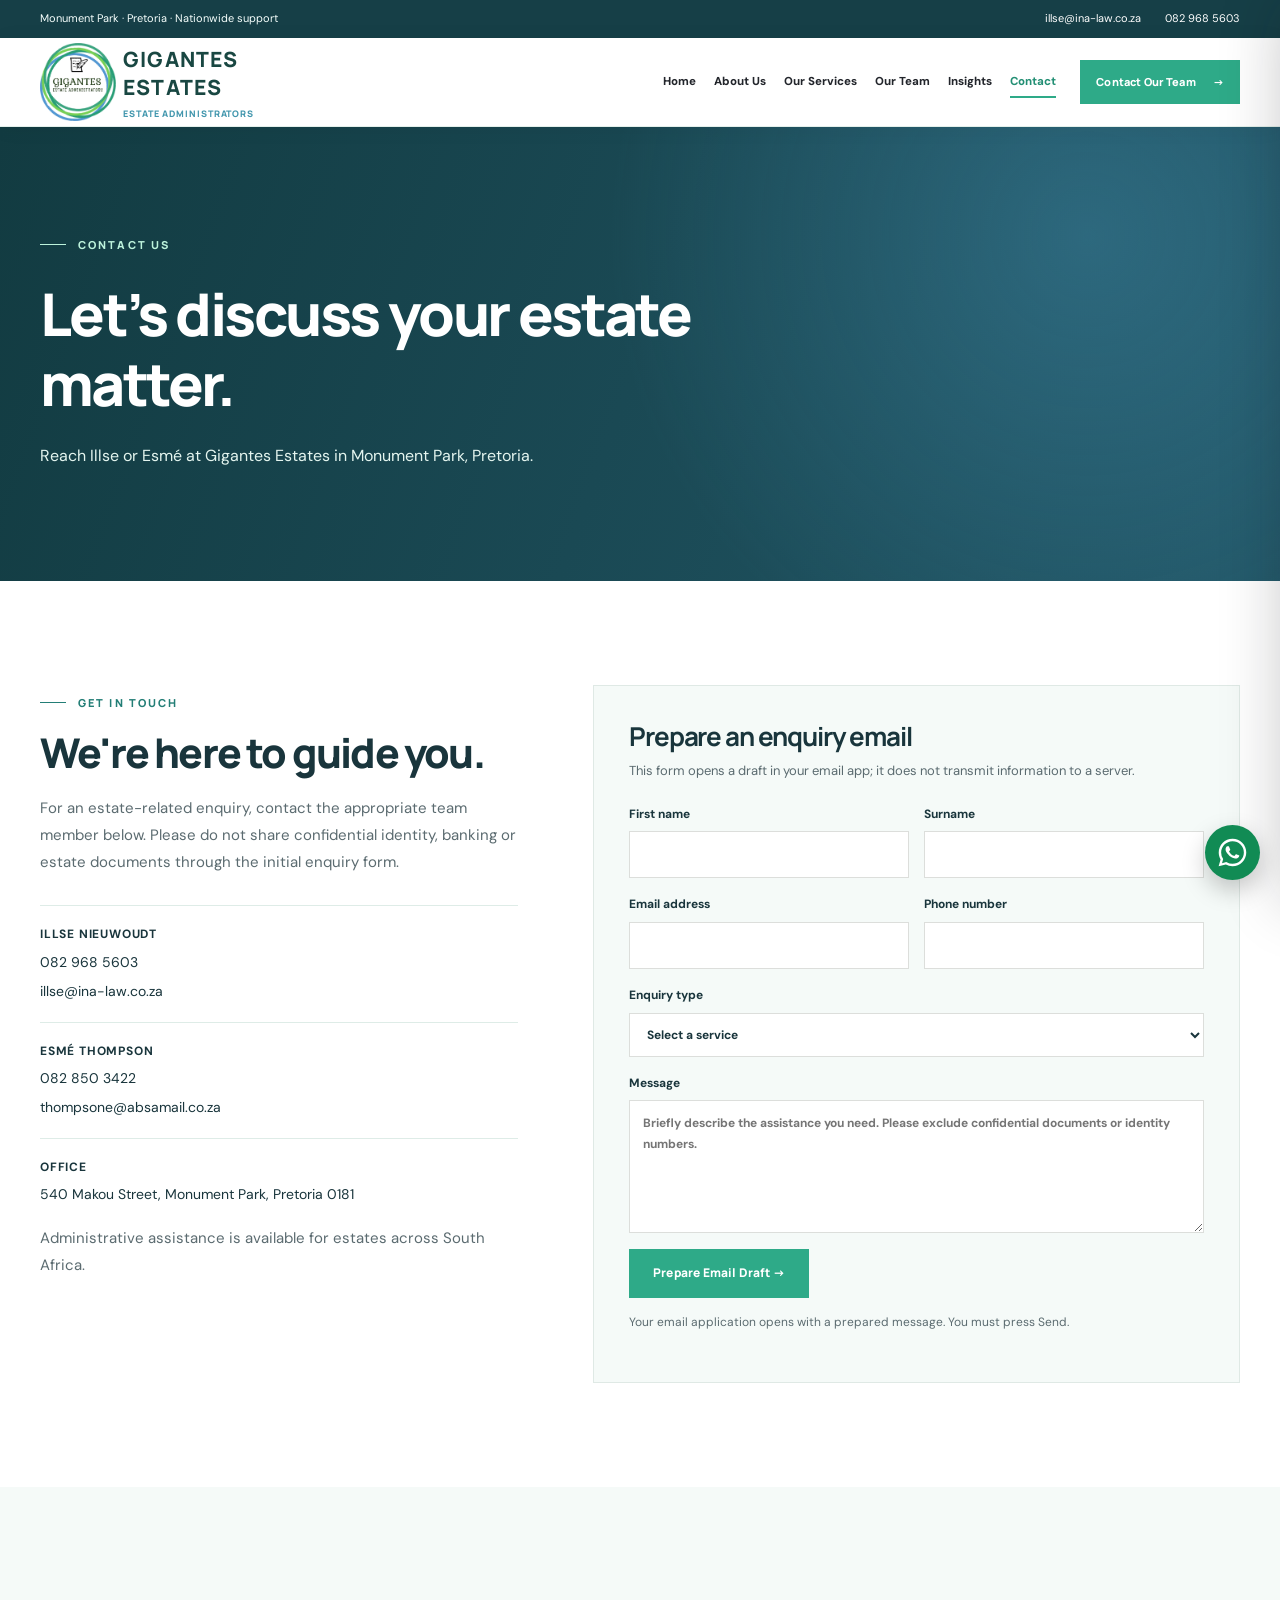
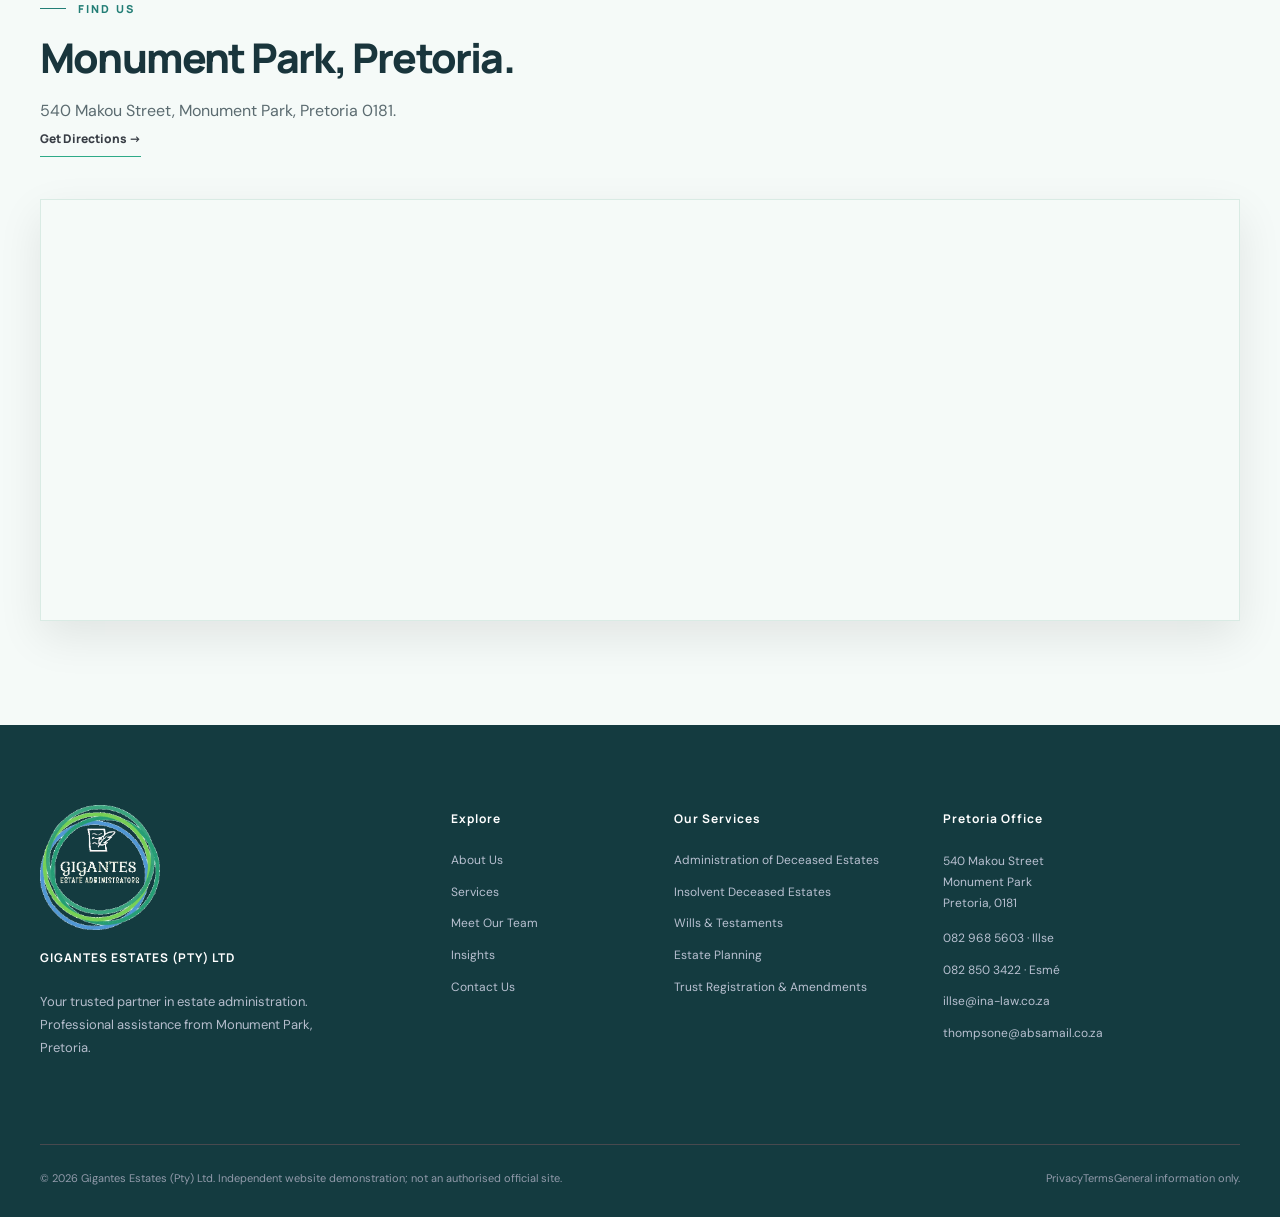
<file: contact/index.html>
<!doctype html><html lang="en-ZA"><head><meta charset="utf-8"><meta name="viewport" content="width=device-width,initial-scale=1"><meta name="theme-color" content="#143b40"><title>Contact Gigantes Estates | Monument Park, Pretoria</title><meta name="description" content="Contact Illse Nieuwoudt at 082 968 5603 or Esmé Thompson at 082 850 3422. 540 Makou Street, Monument Park, Pretoria."><meta name="robots" content="noindex,follow,max-image-preview:large"><link rel="canonical" href="https://gigantes-estates.vercel.app/contact/"><meta property="og:type" content="website"><meta property="og:site_name" content="Gigantes Estates (Pty) Ltd"><meta property="og:title" content="Contact Gigantes Estates | Monument Park, Pretoria"><meta property="og:description" content="Contact Illse Nieuwoudt at 082 968 5603 or Esmé Thompson at 082 850 3422. 540 Makou Street, Monument Park, Pretoria."><meta property="og:url" content="https://gigantes-estates.vercel.app/contact/"><meta property="og:image" content="https://gigantes-estates.vercel.app/assets/gigantes-whatsapp-preview.jpg"><meta property="og:image:secure_url" content="https://gigantes-estates.vercel.app/assets/gigantes-whatsapp-preview.jpg"><meta property="og:image:type" content="image/jpeg"><meta property="og:image:width" content="1200"><meta property="og:image:height" content="630"><meta property="og:image:alt" content="Gigantes Estate Administrators original logo beside Esmé Thompson portrait"><meta name="twitter:card" content="summary_large_image"><meta name="twitter:title" content="Contact Gigantes Estates | Monument Park, Pretoria"><meta name="twitter:description" content="Contact Illse Nieuwoudt at 082 968 5603 or Esmé Thompson at 082 850 3422. 540 Makou Street, Monument Park, Pretoria."><meta name="twitter:image" content="https://gigantes-estates.vercel.app/assets/gigantes-whatsapp-preview.jpg"><link rel="icon" href="/assets/favicon.png"><link rel="preconnect" href="https://images.pexels.com"><link rel="preconnect" href="https://fonts.googleapis.com"><link rel="preconnect" href="https://fonts.gstatic.com" crossorigin><link rel="stylesheet" href="/assets/site.css"><script defer src="/assets/site.js"></script><script type="application/ld+json">{"@context":"https://schema.org","@type":"ProfessionalService","name":"Gigantes Estates (Pty) Ltd","url":"https://gigantes-estates.vercel.app/","email":"illse@ina-law.co.za","telephone":"+27829685603","description":"Estate administration, wills, estate planning, insolvent deceased estates and trust registration support in Pretoria, South Africa.","address":{"@type":"PostalAddress","streetAddress":"540 Makou Street","addressLocality":"Monument Park, Pretoria","postalCode":"0181","addressRegion":"Gauteng","addressCountry":"ZA"},"areaServed":"South Africa","image":"https://gigantes-estates.vercel.app/assets/gigantes-logo-transparent.png"}</script></head><body><a class="skip-link" href="#main">Skip to content</a><div class="topbar"><div class="container topbar-inner"><span class="topbar-address">Monument Park · Pretoria · Nationwide support</span><div class="topbar-links"><a href="mailto:illse@ina-law.co.za">illse@ina-law.co.za</a><a href="tel:+27829685603">082 968 5603</a></div></div></div>
<header class="nav-shell"><div class="container nav-inner"><a class="brand" href="/" aria-label="Gigantes Estates home"><img src="/assets/gigantes-logo-transparent.png" alt="Gigantes Estate Administrators original multi-colour logo"><span class="brand-name"><strong>GIGANTES ESTATES</strong><small>ESTATE ADMINISTRATORS</small></span></a><nav class="nav-links" aria-label="Main navigation"><a class="nav-link " href="/" >Home</a><a class="nav-link " href="/about/" >About Us</a><a class="nav-link " href="/practice-areas/" >Our Services</a><a class="nav-link " href="/our-team/" >Our Team</a><a class="nav-link " href="/insights/" >Insights</a><a class="nav-link active" href="/contact/" aria-current=page>Contact</a></nav><a class="btn btn-gold" href="/contact/">Contact Our Team <span aria-hidden="true">→</span></a><button type="button" class="menu-open" aria-label="Open navigation" aria-expanded="false" aria-controls="mobile-panel" data-mobile-open>☰</button></div></header>
<div class="mobile-backdrop" id="mobile-backdrop"></div><nav class="mobile-panel" id="mobile-panel" aria-label="Mobile navigation" aria-hidden="true" inert><div class="mobile-head"><a href="/" class="mobile-brand company-identity" aria-label="Home"><img src="/assets/gigantes-logo-transparent.png" alt="Gigantes Estate Administrators original multi-colour logo"><span class="brand-name"><strong>GIGANTES ESTATES</strong><small>ESTATE ADMINISTRATORS</small></span></a><button type="button" data-mobile-close aria-label="Close navigation">×</button></div><div class="mobile-links"><a href="/">Home</a><a href="/about/">About Us</a><a href="/practice-areas/">Our Services</a><a href="/our-team/">Our Team</a><a href="/insights/">Insights</a><a href="/contact/">Contact</a></div><a class="btn btn-gold" href="/contact/">Contact the Team <span aria-hidden="true">→</span></a></nav><main id="main"><section class="page-hero"><div class="container"><span class="eyebrow eyebrow-light">CONTACT US</span><h1>Let’s discuss your estate matter.</h1><p>Reach Illse or Esmé at Gigantes Estates in Monument Park, Pretoria.</p></div></section><section class="section"><div class="container contact-grid"><div class="contact-copy"><span class="eyebrow">GET IN TOUCH</span><h2>We're here to guide you.</h2><p>For an estate-related enquiry, contact the appropriate team member below. Please do not share confidential identity, banking or estate documents through the initial enquiry form.</p><div class="contact-line"><div><strong>Illse Nieuwoudt</strong><a href="tel:+27829685603">082 968 5603</a><a href="mailto:illse@ina-law.co.za">illse@ina-law.co.za</a></div></div><div class="contact-line"><div><strong>Esmé Thompson</strong><a href="tel:+27828503422">082 850 3422</a><a href="mailto:thompsone@absamail.co.za">thompsone@absamail.co.za</a></div></div><div class="contact-line"><div><strong>Office</strong><span>540 Makou Street, Monument Park, Pretoria 0181</span></div></div><p>Administrative assistance is available for estates across South Africa.</p></div><div class="contact-form-shell"><h3>Prepare an enquiry email</h3><p>This form opens a draft in your email app; it does not transmit information to a server.</p><form id="contact-form" data-email="illse@ina-law.co.za"><div class="form-grid"><label>First name <input type="text" name="firstName" autocomplete="given-name" required></label><label>Surname <input type="text" name="lastName" autocomplete="family-name" required></label></div><div class="form-grid"><label>Email address <input type="email" name="email" autocomplete="email" required></label><label>Phone number <input type="tel" name="phone" autocomplete="tel"></label></div><label>Enquiry type <select name="subject" required><option value="">Select a service</option><option value="Administration of Deceased Estates">Administration of Deceased Estates</option><option value="Insolvent Deceased Estates">Insolvent Deceased Estates</option><option value="Wills &amp; Testaments">Wills &amp; Testaments</option><option value="Estate Planning">Estate Planning</option><option value="Trust Registration &amp; Amendments">Trust Registration &amp; Amendments</option><option value="General enquiry">General enquiry</option></select></label><label>Message <textarea name="message" rows="5" required placeholder="Briefly describe the assistance you need. Please exclude confidential documents or identity numbers."></textarea></label><label class="honeypot">Leave empty <input type="text" name="website" tabindex="-1" autocomplete="off"></label><button class="btn btn-gold" type="submit">Prepare Email Draft →</button><p class="form-note">Your email application opens with a prepared message. You must press Send.</p><div id="form-status" role="status" aria-live="polite"></div></form></div></div></section><section class="section cream"><div class="container"><div class="section-heading"><span class="eyebrow">FIND US</span><h2>Monument Park, Pretoria.</h2><p>540 Makou Street, Monument Park, Pretoria 0181.</p><a class="text-link" href="https://www.google.com/maps/search/?api=1&amp;query=540+Makou+Street+Monument+Park+Pretoria" target="_blank" rel="noopener">Get Directions →</a></div><div class="map-frame"><iframe loading="lazy" title="Gigantes Estates Monument Park office on Google Maps" src="https://www.google.com/maps?q=540%20Makou%20Street%2C%20Monument%20Park%2C%20Pretoria&amp;output=embed"></iframe></div></div></section></main><footer class="site-footer"><div class="container"><div class="footer-grid"><div class="footer-about"><a class="footer-logo" href="/" aria-label="Gigantes Estates homepage"><img src="/assets/gigantes-footer-logo-transparent.png" alt="Transparent Gigantes Estate Administrators logo" loading="lazy"></a><h3 class="footer-company">GIGANTES ESTATES (PTY) LTD</h3><p>Your trusted partner in estate administration. Professional assistance from Monument Park, Pretoria.</p></div><div><h3>Explore</h3><div class="footer-links"><a href="/about/">About Us</a><a href="/practice-areas/">Services</a><a href="/our-team/">Meet Our Team</a><a href="/insights/">Insights</a><a href="/contact/">Contact Us</a></div></div><div><h3>Our Services</h3><div class="footer-links"><a href="/practice-areas/#deceased-estates">Administration of Deceased Estates</a><a href="/practice-areas/#insolvent-estates">Insolvent Deceased Estates</a><a href="/practice-areas/#wills">Wills & Testaments</a><a href="/practice-areas/#estate-planning">Estate Planning</a><a href="/practice-areas/#trusts">Trust Registration & Amendments</a></div></div><div class="footer-location"><h3>Pretoria Office</h3><address>540 Makou Street<br>Monument Park<br>Pretoria, 0181</address><div class="footer-links" style="margin-top:15px"><a href="tel:+27829685603">082 968 5603 · Illse</a><a href="tel:+27828503422">082 850 3422 · Esmé</a><a href="mailto:illse@ina-law.co.za">illse@ina-law.co.za</a><a href="mailto:thompsone@absamail.co.za">thompsone@absamail.co.za</a></div></div></div><div class="footer-bottom"><span>© 2026 Gigantes Estates (Pty) Ltd. Independent website demonstration; not an authorised official site.</span><span class="footer-legal"><a href="/privacy/">Privacy</a><a href="/terms/">Terms</a><span>General information only.</span></span></div></div></footer><a class="floating-whatsapp" href="https://wa.me/27828503422?text=Hello%2C%20I%20would%20like%20to%20enquire%20about%20estate%20administration." target="_blank" rel="noopener noreferrer" title="Open WhatsApp with published mobile number" aria-label="Open WhatsApp enquiry to the published mobile number; WhatsApp registration unverified"><svg viewBox="0 0 32 32" aria-hidden="true" xmlns="http://www.w3.org/2000/svg"><path fill="currentColor" d="M16 .8C7.61.8.8 7.59.8 15.98c0 2.69.7 5.31 2.03 7.62L.7 31.3l7.91-2.08a15.15 15.15 0 0 0 7.37 1.88h.01c8.38 0 15.2-6.82 15.2-15.2 0-4.06-1.58-7.88-4.46-10.76A15.07 15.07 0 0 0 16 .8Zm0 27.73a12.54 12.54 0 0 1-6.39-1.75l-.46-.27-4.7 1.23 1.25-4.58-.3-.47a12.5 12.5 0 0 1-1.93-6.7C3.47 9.08 9.08 3.47 16 3.47a12.45 12.45 0 0 1 8.87 3.68 12.48 12.48 0 0 1 3.67 8.86c0 6.91-5.62 12.52-12.54 12.52Zm6.88-9.38c-.38-.19-2.23-1.1-2.58-1.23-.34-.13-.59-.19-.84.19s-.96 1.23-1.18 1.49-.44.29-.82.1a10.32 10.32 0 0 1-3.04-1.88 11.39 11.39 0 0 1-2.1-2.61c-.22-.38-.02-.58.16-.77.17-.17.38-.44.57-.66s.25-.38.38-.63.06-.47-.03-.66c-.1-.19-.85-2.04-1.16-2.8-.3-.74-.61-.64-.84-.65l-.71-.01c-.25 0-.66.1-1.01.47-.34.38-1.32 1.29-1.32 3.13s1.35 3.62 1.53 3.87a14.37 14.37 0 0 0 5.51 4.89c1.03.45 1.84.72 2.48.93 1.04.33 1.98.29 2.72.18.83-.13 2.23-.91 2.55-1.79.31-.88.31-1.64.22-1.8-.09-.16-.34-.25-.72-.44Z"/></svg><span class="whatsapp-tooltip" aria-hidden="true">WhatsApp Us</span></a><button type="button" class="scroll-top" title="Back to top" aria-label="Back to top">↑</button></body></html>
</file>
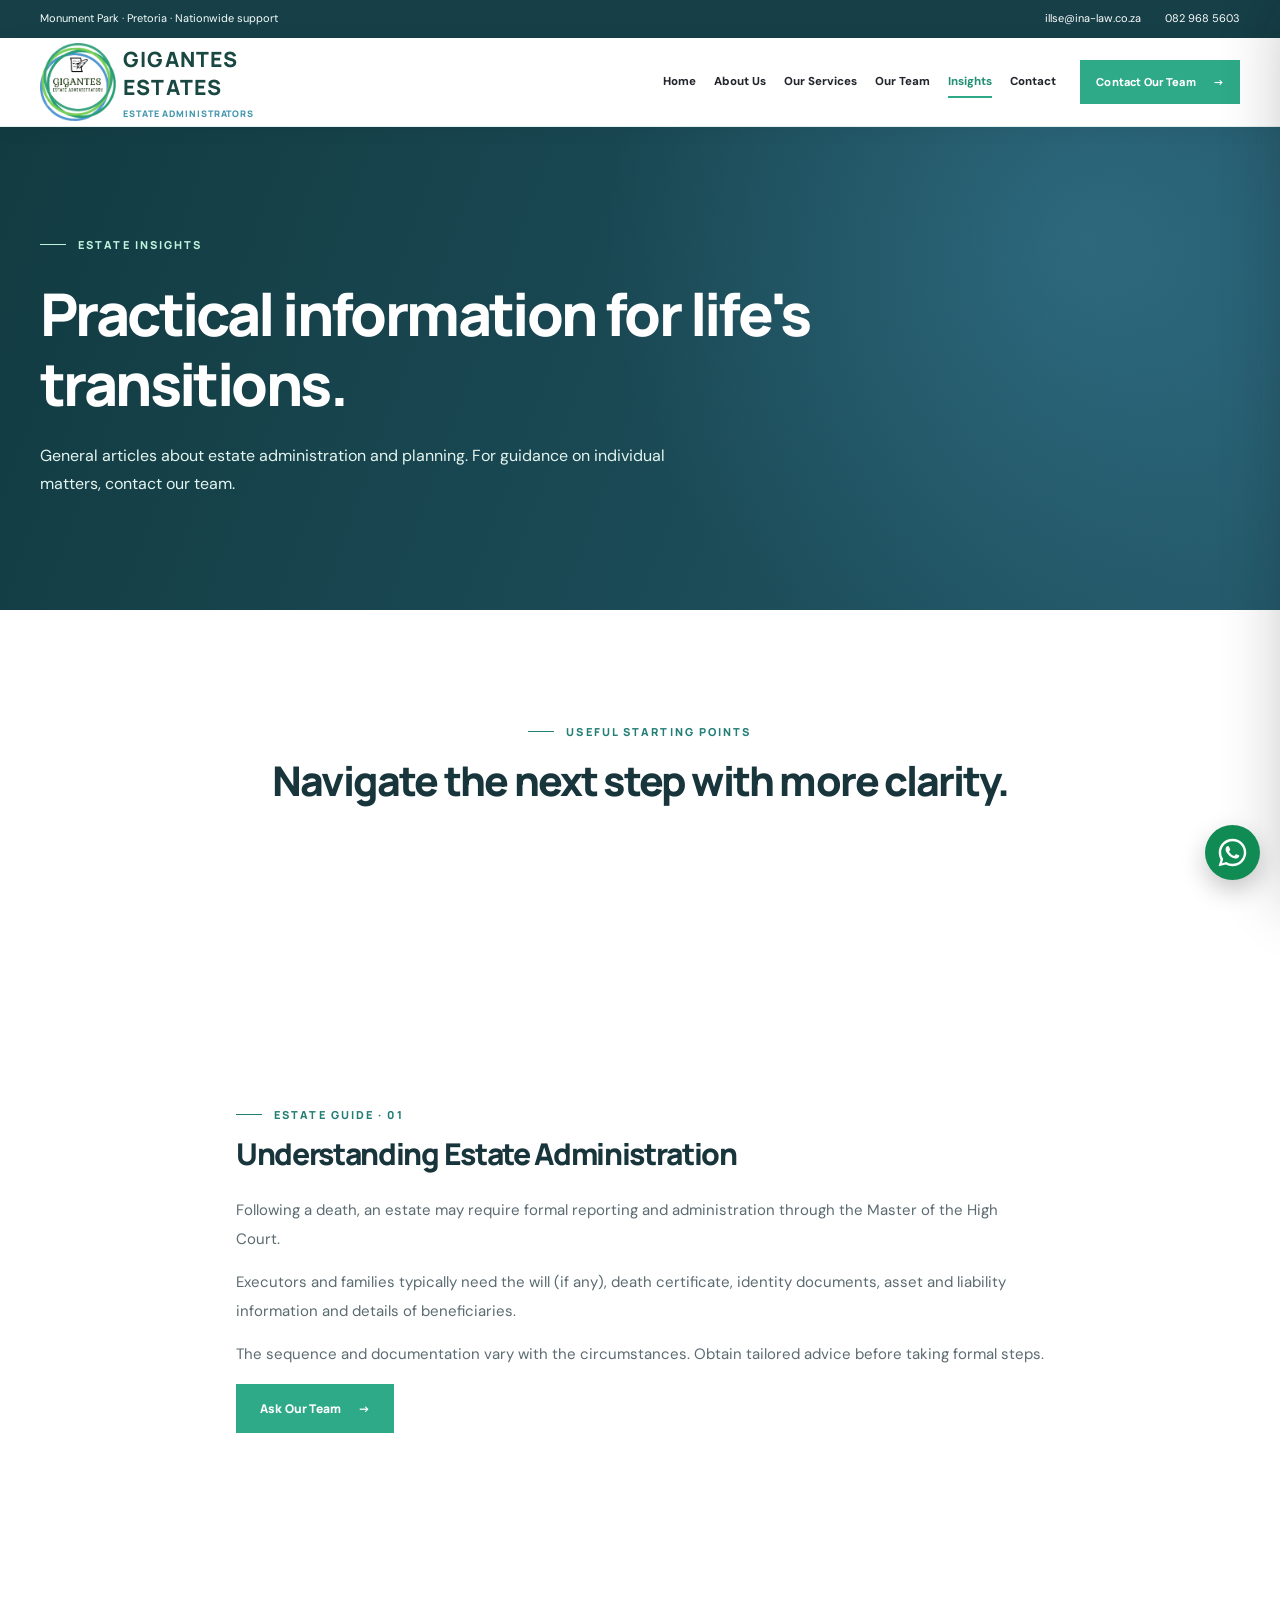
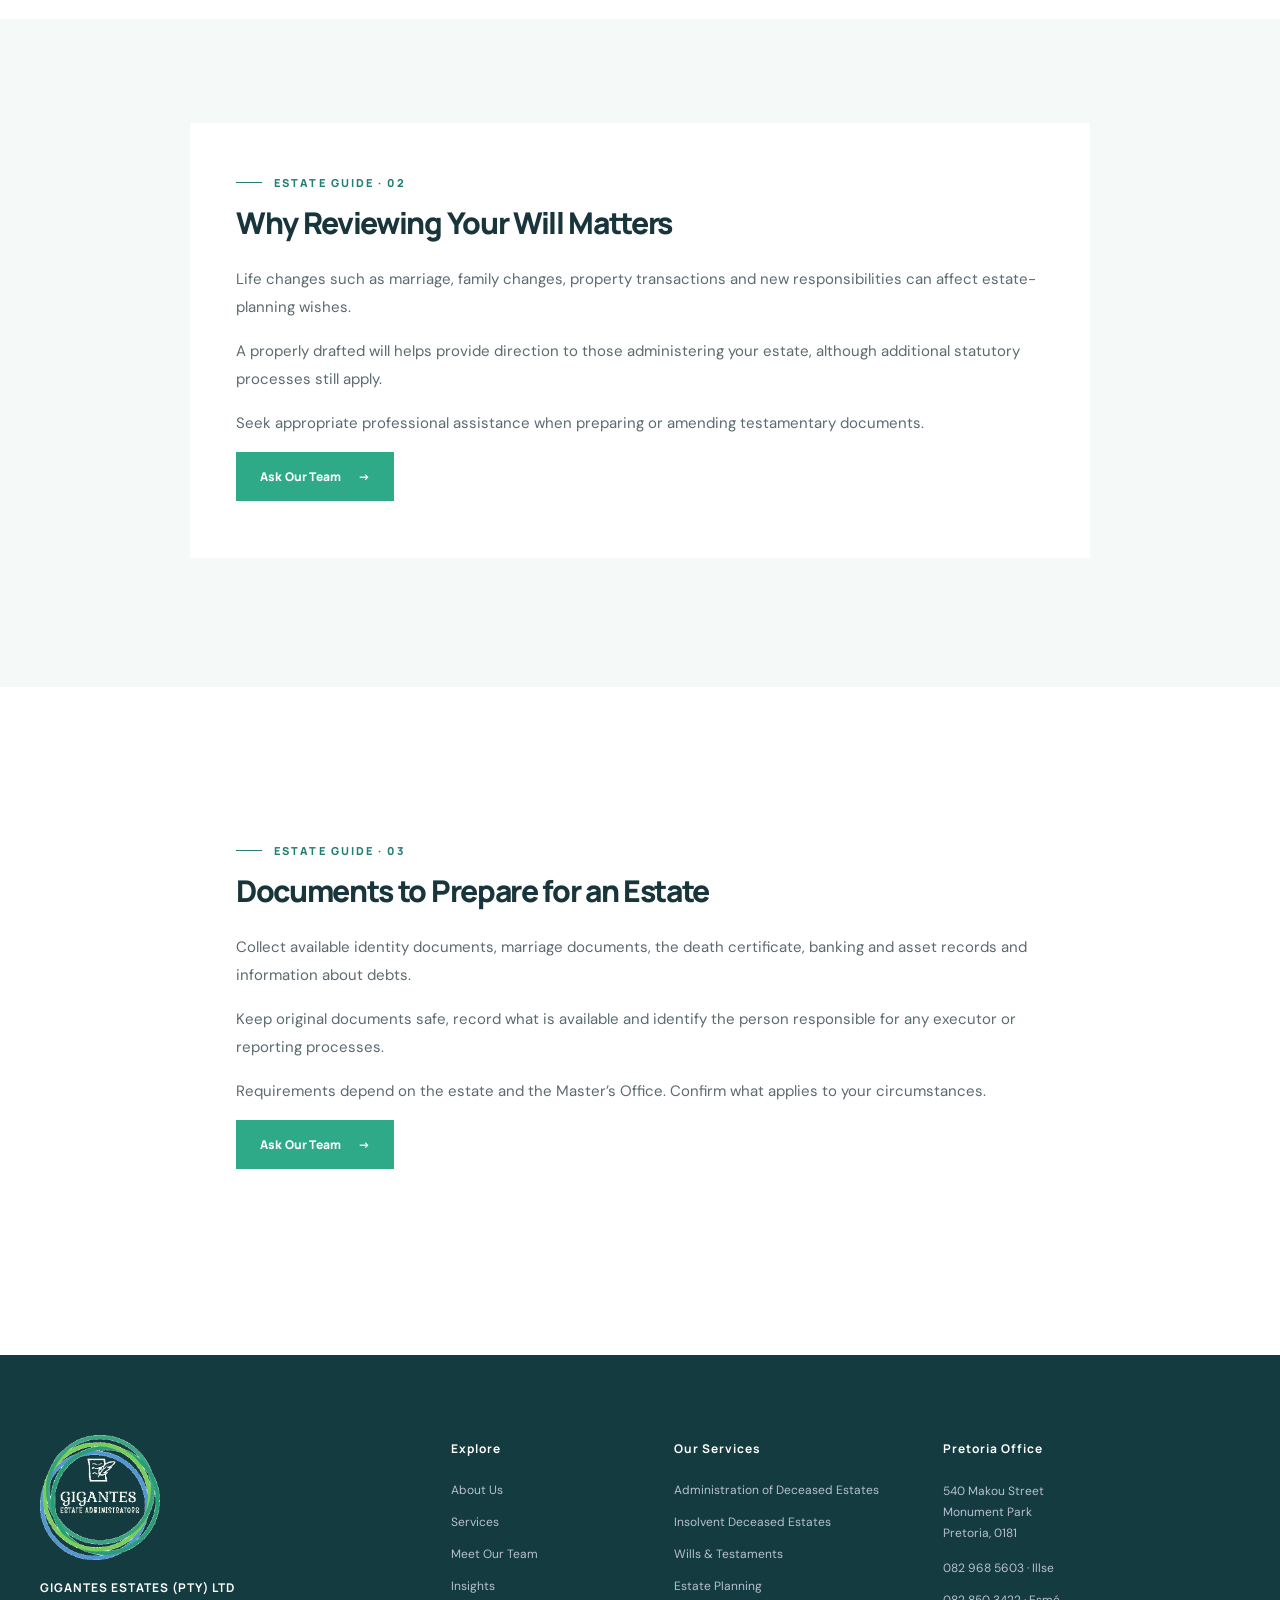
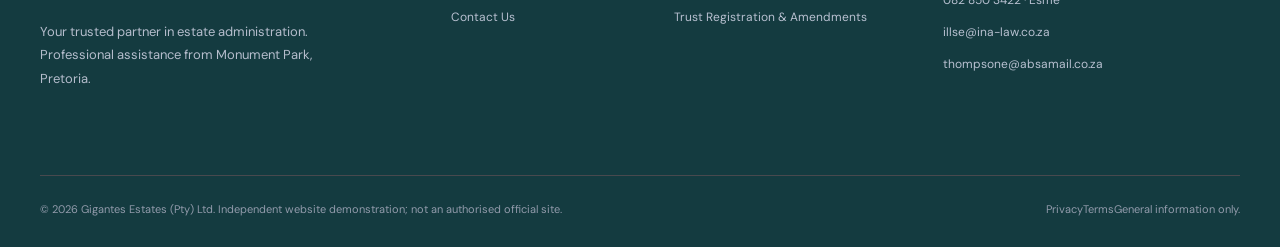
<file: insights/index.html>
<!doctype html><html lang="en-ZA"><head><meta charset="utf-8"><meta name="viewport" content="width=device-width,initial-scale=1"><meta name="theme-color" content="#143b40"><title>Estate Insights &amp; Guides | Gigantes Estates Pretoria</title><meta name="description" content="General estate-administration guides covering the estate process, will reviews and key documents to prepare."><meta name="robots" content="noindex,follow,max-image-preview:large"><link rel="canonical" href="https://gigantes-estates.vercel.app/insights/"><meta property="og:type" content="website"><meta property="og:site_name" content="Gigantes Estates (Pty) Ltd"><meta property="og:title" content="Estate Insights &amp; Guides | Gigantes Estates Pretoria"><meta property="og:description" content="General estate-administration guides covering the estate process, will reviews and key documents to prepare."><meta property="og:url" content="https://gigantes-estates.vercel.app/insights/"><meta property="og:image" content="https://gigantes-estates.vercel.app/assets/gigantes-whatsapp-preview.jpg"><meta property="og:image:secure_url" content="https://gigantes-estates.vercel.app/assets/gigantes-whatsapp-preview.jpg"><meta property="og:image:type" content="image/jpeg"><meta property="og:image:width" content="1200"><meta property="og:image:height" content="630"><meta property="og:image:alt" content="Gigantes Estate Administrators original logo beside Esmé Thompson portrait"><meta name="twitter:card" content="summary_large_image"><meta name="twitter:title" content="Estate Insights &amp; Guides | Gigantes Estates Pretoria"><meta name="twitter:description" content="General estate-administration guides covering the estate process, will reviews and key documents to prepare."><meta name="twitter:image" content="https://gigantes-estates.vercel.app/assets/gigantes-whatsapp-preview.jpg"><link rel="icon" href="/assets/favicon.png"><link rel="preconnect" href="https://images.pexels.com"><link rel="preconnect" href="https://fonts.googleapis.com"><link rel="preconnect" href="https://fonts.gstatic.com" crossorigin><link rel="stylesheet" href="/assets/site.css"><script defer src="/assets/site.js"></script><script type="application/ld+json">{"@context":"https://schema.org","@type":"ProfessionalService","name":"Gigantes Estates (Pty) Ltd","url":"https://gigantes-estates.vercel.app/","email":"illse@ina-law.co.za","telephone":"+27829685603","description":"Estate administration, wills, estate planning, insolvent deceased estates and trust registration support in Pretoria, South Africa.","address":{"@type":"PostalAddress","streetAddress":"540 Makou Street","addressLocality":"Monument Park, Pretoria","postalCode":"0181","addressRegion":"Gauteng","addressCountry":"ZA"},"areaServed":"South Africa","image":"https://gigantes-estates.vercel.app/assets/gigantes-logo-transparent.png"}</script></head><body><a class="skip-link" href="#main">Skip to content</a><div class="topbar"><div class="container topbar-inner"><span class="topbar-address">Monument Park · Pretoria · Nationwide support</span><div class="topbar-links"><a href="mailto:illse@ina-law.co.za">illse@ina-law.co.za</a><a href="tel:+27829685603">082 968 5603</a></div></div></div>
<header class="nav-shell"><div class="container nav-inner"><a class="brand" href="/" aria-label="Gigantes Estates home"><img src="/assets/gigantes-logo-transparent.png" alt="Gigantes Estate Administrators original multi-colour logo"><span class="brand-name"><strong>GIGANTES ESTATES</strong><small>ESTATE ADMINISTRATORS</small></span></a><nav class="nav-links" aria-label="Main navigation"><a class="nav-link " href="/" >Home</a><a class="nav-link " href="/about/" >About Us</a><a class="nav-link " href="/practice-areas/" >Our Services</a><a class="nav-link " href="/our-team/" >Our Team</a><a class="nav-link active" href="/insights/" aria-current=page>Insights</a><a class="nav-link " href="/contact/" >Contact</a></nav><a class="btn btn-gold" href="/contact/">Contact Our Team <span aria-hidden="true">→</span></a><button type="button" class="menu-open" aria-label="Open navigation" aria-expanded="false" aria-controls="mobile-panel" data-mobile-open>☰</button></div></header>
<div class="mobile-backdrop" id="mobile-backdrop"></div><nav class="mobile-panel" id="mobile-panel" aria-label="Mobile navigation" aria-hidden="true" inert><div class="mobile-head"><a href="/" class="mobile-brand company-identity" aria-label="Home"><img src="/assets/gigantes-logo-transparent.png" alt="Gigantes Estate Administrators original multi-colour logo"><span class="brand-name"><strong>GIGANTES ESTATES</strong><small>ESTATE ADMINISTRATORS</small></span></a><button type="button" data-mobile-close aria-label="Close navigation">×</button></div><div class="mobile-links"><a href="/">Home</a><a href="/about/">About Us</a><a href="/practice-areas/">Our Services</a><a href="/our-team/">Our Team</a><a href="/insights/">Insights</a><a href="/contact/">Contact</a></div><a class="btn btn-gold" href="/contact/">Contact the Team <span aria-hidden="true">→</span></a></nav><main id="main"><section class="page-hero"><div class="container"><span class="eyebrow eyebrow-light">ESTATE INSIGHTS</span><h1>Practical information for life's transitions.</h1><p>General articles about estate administration and planning. For guidance on individual matters, contact our team.</p></div></section><section class="section"><div class="container"><div class="section-heading centered"><span class="eyebrow">USEFUL STARTING POINTS</span><h2>Navigate the next step with more clarity.</h2></div></div></section><section class="section " id="understanding-estates"><div class="container"><article class="guide-article"><span class="eyebrow">ESTATE GUIDE · 01</span><h2>Understanding Estate Administration</h2><p>Following a death, an estate may require formal reporting and administration through the Master of the High Court.</p><p>Executors and families typically need the will (if any), death certificate, identity documents, asset and liability information and details of beneficiaries.</p><p>The sequence and documentation vary with the circumstances. Obtain tailored advice before taking formal steps.</p><p><a class="btn btn-gold" href="/contact/">Ask Our Team <span aria-hidden="true">→</span></a></p></article></div></section><section class="section cream" id="planning-your-will"><div class="container"><article class="guide-article"><span class="eyebrow">ESTATE GUIDE · 02</span><h2>Why Reviewing Your Will Matters</h2><p>Life changes such as marriage, family changes, property transactions and new responsibilities can affect estate-planning wishes.</p><p>A properly drafted will helps provide direction to those administering your estate, although additional statutory processes still apply.</p><p>Seek appropriate professional assistance when preparing or amending testamentary documents.</p><p><a class="btn btn-gold" href="/contact/">Ask Our Team <span aria-hidden="true">→</span></a></p></article></div></section><section class="section " id="estate-documents"><div class="container"><article class="guide-article"><span class="eyebrow">ESTATE GUIDE · 03</span><h2>Documents to Prepare for an Estate</h2><p>Collect available identity documents, marriage documents, the death certificate, banking and asset records and information about debts.</p><p>Keep original documents safe, record what is available and identify the person responsible for any executor or reporting processes.</p><p>Requirements depend on the estate and the Master’s Office. Confirm what applies to your circumstances.</p><p><a class="btn btn-gold" href="/contact/">Ask Our Team <span aria-hidden="true">→</span></a></p></article></div></section></main><footer class="site-footer"><div class="container"><div class="footer-grid"><div class="footer-about"><a class="footer-logo" href="/" aria-label="Gigantes Estates homepage"><img src="/assets/gigantes-footer-logo-transparent.png" alt="Transparent Gigantes Estate Administrators logo" loading="lazy"></a><h3 class="footer-company">GIGANTES ESTATES (PTY) LTD</h3><p>Your trusted partner in estate administration. Professional assistance from Monument Park, Pretoria.</p></div><div><h3>Explore</h3><div class="footer-links"><a href="/about/">About Us</a><a href="/practice-areas/">Services</a><a href="/our-team/">Meet Our Team</a><a href="/insights/">Insights</a><a href="/contact/">Contact Us</a></div></div><div><h3>Our Services</h3><div class="footer-links"><a href="/practice-areas/#deceased-estates">Administration of Deceased Estates</a><a href="/practice-areas/#insolvent-estates">Insolvent Deceased Estates</a><a href="/practice-areas/#wills">Wills & Testaments</a><a href="/practice-areas/#estate-planning">Estate Planning</a><a href="/practice-areas/#trusts">Trust Registration & Amendments</a></div></div><div class="footer-location"><h3>Pretoria Office</h3><address>540 Makou Street<br>Monument Park<br>Pretoria, 0181</address><div class="footer-links" style="margin-top:15px"><a href="tel:+27829685603">082 968 5603 · Illse</a><a href="tel:+27828503422">082 850 3422 · Esmé</a><a href="mailto:illse@ina-law.co.za">illse@ina-law.co.za</a><a href="mailto:thompsone@absamail.co.za">thompsone@absamail.co.za</a></div></div></div><div class="footer-bottom"><span>© 2026 Gigantes Estates (Pty) Ltd. Independent website demonstration; not an authorised official site.</span><span class="footer-legal"><a href="/privacy/">Privacy</a><a href="/terms/">Terms</a><span>General information only.</span></span></div></div></footer><a class="floating-whatsapp" href="https://wa.me/27828503422?text=Hello%2C%20I%20would%20like%20to%20enquire%20about%20estate%20administration." target="_blank" rel="noopener noreferrer" title="Open WhatsApp with published mobile number" aria-label="Open WhatsApp enquiry to the published mobile number; WhatsApp registration unverified"><svg viewBox="0 0 32 32" aria-hidden="true" xmlns="http://www.w3.org/2000/svg"><path fill="currentColor" d="M16 .8C7.61.8.8 7.59.8 15.98c0 2.69.7 5.31 2.03 7.62L.7 31.3l7.91-2.08a15.15 15.15 0 0 0 7.37 1.88h.01c8.38 0 15.2-6.82 15.2-15.2 0-4.06-1.58-7.88-4.46-10.76A15.07 15.07 0 0 0 16 .8Zm0 27.73a12.54 12.54 0 0 1-6.39-1.75l-.46-.27-4.7 1.23 1.25-4.58-.3-.47a12.5 12.5 0 0 1-1.93-6.7C3.47 9.08 9.08 3.47 16 3.47a12.45 12.45 0 0 1 8.87 3.68 12.48 12.48 0 0 1 3.67 8.86c0 6.91-5.62 12.52-12.54 12.52Zm6.88-9.38c-.38-.19-2.23-1.1-2.58-1.23-.34-.13-.59-.19-.84.19s-.96 1.23-1.18 1.49-.44.29-.82.1a10.32 10.32 0 0 1-3.04-1.88 11.39 11.39 0 0 1-2.1-2.61c-.22-.38-.02-.58.16-.77.17-.17.38-.44.57-.66s.25-.38.38-.63.06-.47-.03-.66c-.1-.19-.85-2.04-1.16-2.8-.3-.74-.61-.64-.84-.65l-.71-.01c-.25 0-.66.1-1.01.47-.34.38-1.32 1.29-1.32 3.13s1.35 3.62 1.53 3.87a14.37 14.37 0 0 0 5.51 4.89c1.03.45 1.84.72 2.48.93 1.04.33 1.98.29 2.72.18.83-.13 2.23-.91 2.55-1.79.31-.88.31-1.64.22-1.8-.09-.16-.34-.25-.72-.44Z"/></svg><span class="whatsapp-tooltip" aria-hidden="true">WhatsApp Us</span></a><button type="button" class="scroll-top" title="Back to top" aria-label="Back to top">↑</button></body></html>
</file>
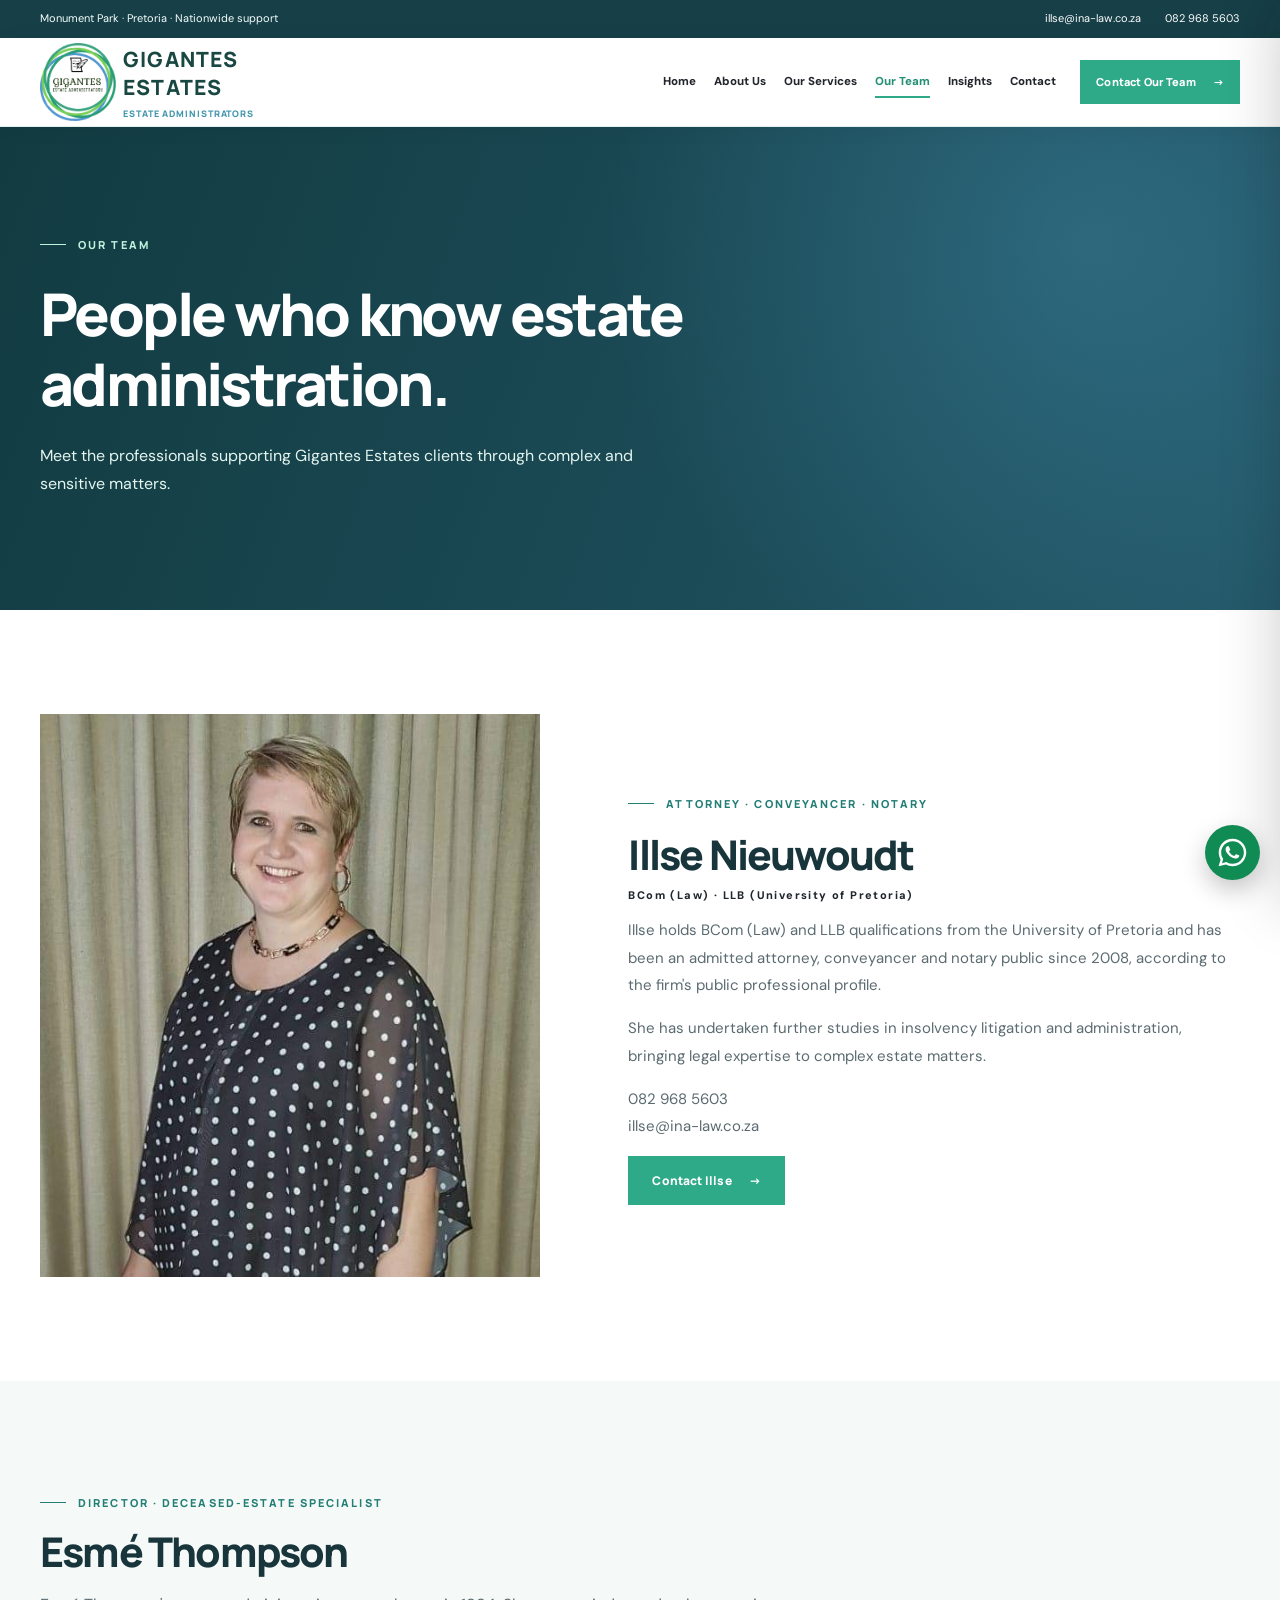
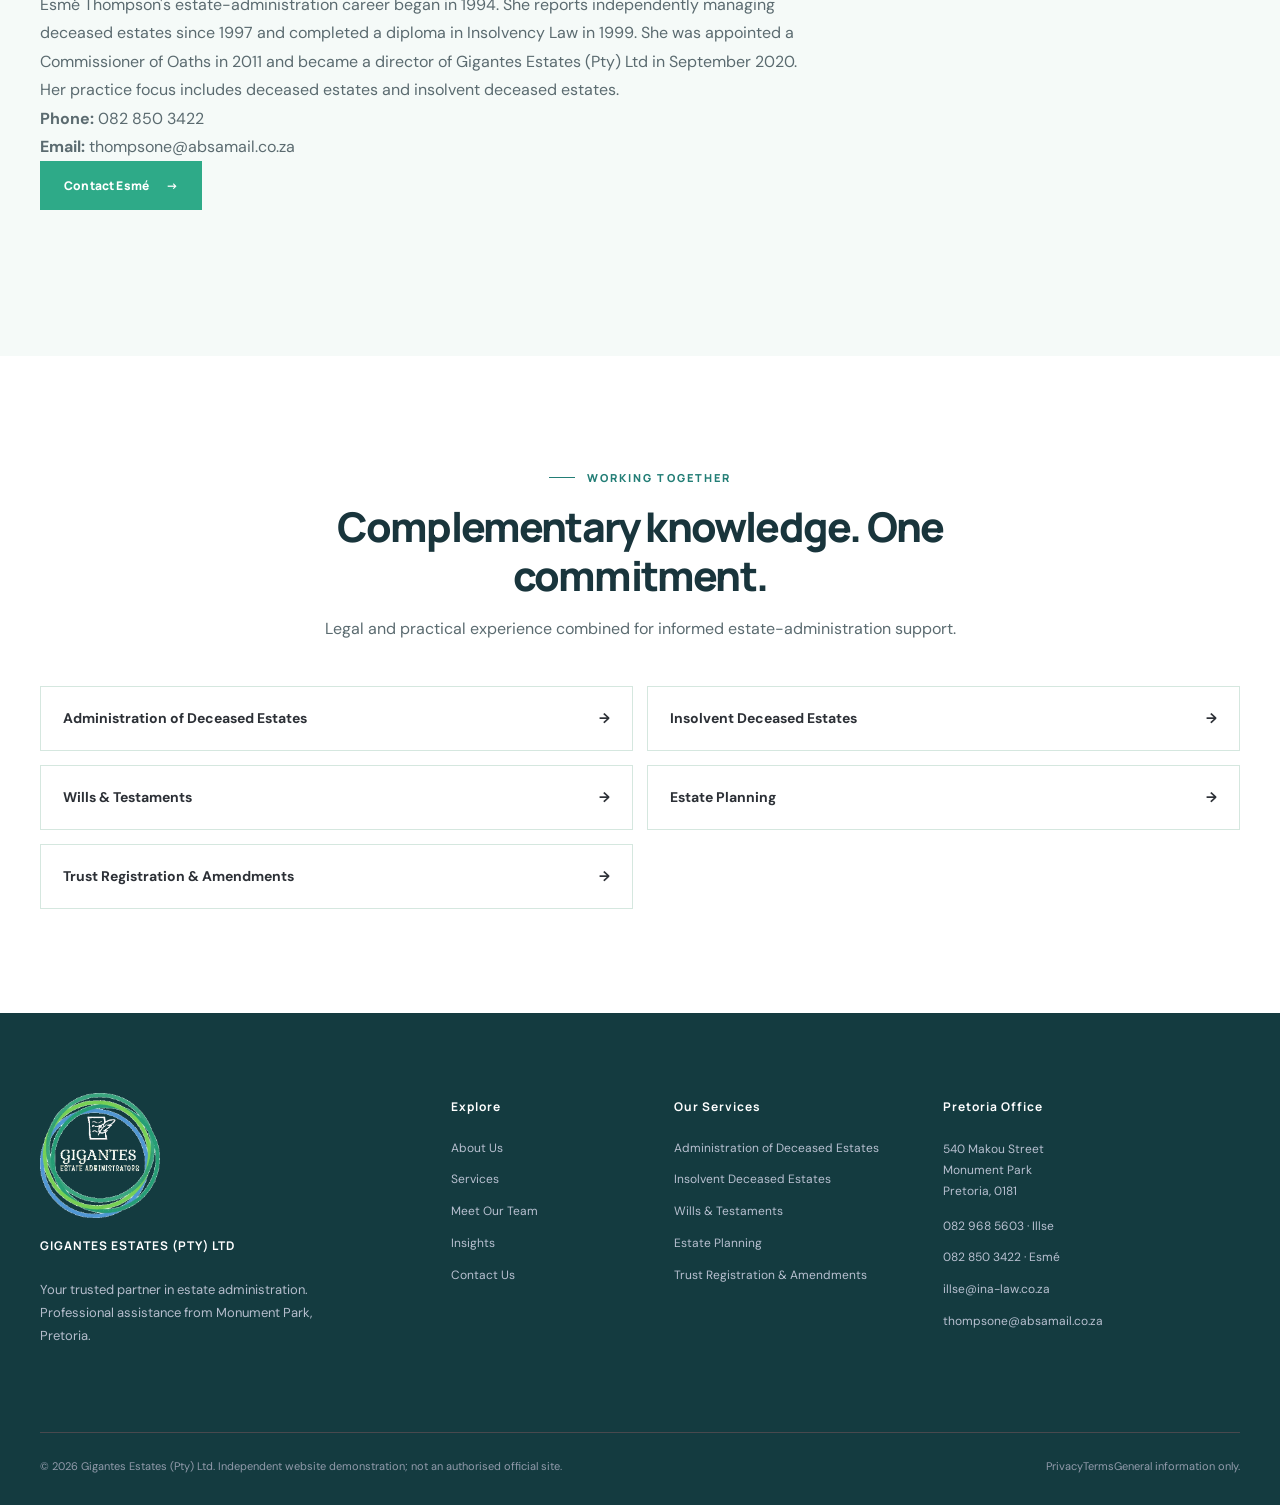
<file: our-team/index.html>
<!doctype html><html lang="en-ZA"><head><meta charset="utf-8"><meta name="viewport" content="width=device-width,initial-scale=1"><meta name="theme-color" content="#143b40"><title>Meet Illse Nieuwoudt &amp; Esmé Thompson | Gigantes Estates</title><meta name="description" content="Meet the Gigantes Estates team: Illse Nieuwoudt, attorney and notary, and Esmé Thompson, deceased-estate administration specialist."><meta name="robots" content="noindex,follow,max-image-preview:large"><link rel="canonical" href="https://gigantes-estates.vercel.app/our-team/"><meta property="og:type" content="website"><meta property="og:site_name" content="Gigantes Estates (Pty) Ltd"><meta property="og:title" content="Meet Illse Nieuwoudt &amp; Esmé Thompson | Gigantes Estates"><meta property="og:description" content="Meet the Gigantes Estates team: Illse Nieuwoudt, attorney and notary, and Esmé Thompson, deceased-estate administration specialist."><meta property="og:url" content="https://gigantes-estates.vercel.app/our-team/"><meta property="og:image" content="https://gigantes-estates.vercel.app/assets/gigantes-whatsapp-preview.jpg"><meta property="og:image:secure_url" content="https://gigantes-estates.vercel.app/assets/gigantes-whatsapp-preview.jpg"><meta property="og:image:type" content="image/jpeg"><meta property="og:image:width" content="1200"><meta property="og:image:height" content="630"><meta property="og:image:alt" content="Gigantes Estate Administrators original logo beside Esmé Thompson portrait"><meta name="twitter:card" content="summary_large_image"><meta name="twitter:title" content="Meet Illse Nieuwoudt &amp; Esmé Thompson | Gigantes Estates"><meta name="twitter:description" content="Meet the Gigantes Estates team: Illse Nieuwoudt, attorney and notary, and Esmé Thompson, deceased-estate administration specialist."><meta name="twitter:image" content="https://gigantes-estates.vercel.app/assets/gigantes-whatsapp-preview.jpg"><link rel="icon" href="/assets/favicon.png"><link rel="preconnect" href="https://images.pexels.com"><link rel="preconnect" href="https://fonts.googleapis.com"><link rel="preconnect" href="https://fonts.gstatic.com" crossorigin><link rel="stylesheet" href="/assets/site.css"><script defer src="/assets/site.js"></script><script type="application/ld+json">{"@context":"https://schema.org","@type":"ProfessionalService","name":"Gigantes Estates (Pty) Ltd","url":"https://gigantes-estates.vercel.app/","email":"illse@ina-law.co.za","telephone":"+27829685603","description":"Estate administration, wills, estate planning, insolvent deceased estates and trust registration support in Pretoria, South Africa.","address":{"@type":"PostalAddress","streetAddress":"540 Makou Street","addressLocality":"Monument Park, Pretoria","postalCode":"0181","addressRegion":"Gauteng","addressCountry":"ZA"},"areaServed":"South Africa","image":"https://gigantes-estates.vercel.app/assets/gigantes-logo-transparent.png"}</script></head><body><a class="skip-link" href="#main">Skip to content</a><div class="topbar"><div class="container topbar-inner"><span class="topbar-address">Monument Park · Pretoria · Nationwide support</span><div class="topbar-links"><a href="mailto:illse@ina-law.co.za">illse@ina-law.co.za</a><a href="tel:+27829685603">082 968 5603</a></div></div></div>
<header class="nav-shell"><div class="container nav-inner"><a class="brand" href="/" aria-label="Gigantes Estates home"><img src="/assets/gigantes-logo-transparent.png" alt="Gigantes Estate Administrators original multi-colour logo"><span class="brand-name"><strong>GIGANTES ESTATES</strong><small>ESTATE ADMINISTRATORS</small></span></a><nav class="nav-links" aria-label="Main navigation"><a class="nav-link " href="/" >Home</a><a class="nav-link " href="/about/" >About Us</a><a class="nav-link " href="/practice-areas/" >Our Services</a><a class="nav-link active" href="/our-team/" aria-current=page>Our Team</a><a class="nav-link " href="/insights/" >Insights</a><a class="nav-link " href="/contact/" >Contact</a></nav><a class="btn btn-gold" href="/contact/">Contact Our Team <span aria-hidden="true">→</span></a><button type="button" class="menu-open" aria-label="Open navigation" aria-expanded="false" aria-controls="mobile-panel" data-mobile-open>☰</button></div></header>
<div class="mobile-backdrop" id="mobile-backdrop"></div><nav class="mobile-panel" id="mobile-panel" aria-label="Mobile navigation" aria-hidden="true" inert><div class="mobile-head"><a href="/" class="mobile-brand company-identity" aria-label="Home"><img src="/assets/gigantes-logo-transparent.png" alt="Gigantes Estate Administrators original multi-colour logo"><span class="brand-name"><strong>GIGANTES ESTATES</strong><small>ESTATE ADMINISTRATORS</small></span></a><button type="button" data-mobile-close aria-label="Close navigation">×</button></div><div class="mobile-links"><a href="/">Home</a><a href="/about/">About Us</a><a href="/practice-areas/">Our Services</a><a href="/our-team/">Our Team</a><a href="/insights/">Insights</a><a href="/contact/">Contact</a></div><a class="btn btn-gold" href="/contact/">Contact the Team <span aria-hidden="true">→</span></a></nav><main id="main"><section class="page-hero"><div class="container"><span class="eyebrow eyebrow-light">OUR TEAM</span><h1>People who know estate administration.</h1><p>Meet the professionals supporting Gigantes Estates clients through complex and sensitive matters.</p></div></section><section class="section"><div class="container profile-layout"><div class="profile-photo"><img src="/assets/illse-nieuwoudt.jpg" alt="Portrait of Illse Nieuwoudt supplied for Gigantes Estates" width="622" height="630" loading="eager"></div><div class="profile-body"><span class="eyebrow">ATTORNEY · CONVEYANCER · NOTARY</span><h2>Illse Nieuwoudt</h2><p class="profile-role">BCom (Law) · LLB (University of Pretoria)</p><p>Illse holds BCom (Law) and LLB qualifications from the University of Pretoria and has been an admitted attorney, conveyancer and notary public since 2008, according to the firm's public professional profile.</p><p>She has undertaken further studies in insolvency litigation and administration, bringing legal expertise to complex estate matters.</p><p><a href="tel:+27829685603">082 968 5603</a><br><a href="mailto:illse@ina-law.co.za">illse@ina-law.co.za</a></p><a class="btn btn-gold" href="mailto:illse@ina-law.co.za">Contact Illse <span aria-hidden="true">→</span></a></div></div></section>
<section class="section cream"><div class="container"><div class="section-heading"><span class="eyebrow">DIRECTOR · DECEASED-ESTATE SPECIALIST</span><h2>Esmé Thompson</h2><p>Esmé Thompson's estate-administration career began in 1994. She reports independently managing deceased estates since 1997 and completed a diploma in Insolvency Law in 1999. She was appointed a Commissioner of Oaths in 2011 and became a director of Gigantes Estates (Pty) Ltd in September 2020.</p><p>Her practice focus includes deceased estates and insolvent deceased estates.</p><p><strong>Phone:</strong> <a href="tel:+27828503422">082 850 3422</a><br><strong>Email:</strong> <a href="mailto:thompsone@absamail.co.za">thompsone@absamail.co.za</a></p><a class="btn btn-gold" href="mailto:thompsone@absamail.co.za">Contact Esmé <span aria-hidden="true">→</span></a></div></div></section>
<section class="section"><div class="container"><div class="section-heading centered"><span class="eyebrow">WORKING TOGETHER</span><h2>Complementary knowledge. One commitment.</h2><p>Legal and practical experience combined for informed estate-administration support.</p></div><div class="service-pills"><a href="/practice-areas/#deceased-estates">Administration of Deceased Estates<span aria-hidden="true">→</span></a><a href="/practice-areas/#insolvent-estates">Insolvent Deceased Estates<span aria-hidden="true">→</span></a><a href="/practice-areas/#wills">Wills & Testaments<span aria-hidden="true">→</span></a><a href="/practice-areas/#estate-planning">Estate Planning<span aria-hidden="true">→</span></a><a href="/practice-areas/#trusts">Trust Registration & Amendments<span aria-hidden="true">→</span></a></div></div></section></main><footer class="site-footer"><div class="container"><div class="footer-grid"><div class="footer-about"><a class="footer-logo" href="/" aria-label="Gigantes Estates homepage"><img src="/assets/gigantes-footer-logo-transparent.png" alt="Transparent Gigantes Estate Administrators logo" loading="lazy"></a><h3 class="footer-company">GIGANTES ESTATES (PTY) LTD</h3><p>Your trusted partner in estate administration. Professional assistance from Monument Park, Pretoria.</p></div><div><h3>Explore</h3><div class="footer-links"><a href="/about/">About Us</a><a href="/practice-areas/">Services</a><a href="/our-team/">Meet Our Team</a><a href="/insights/">Insights</a><a href="/contact/">Contact Us</a></div></div><div><h3>Our Services</h3><div class="footer-links"><a href="/practice-areas/#deceased-estates">Administration of Deceased Estates</a><a href="/practice-areas/#insolvent-estates">Insolvent Deceased Estates</a><a href="/practice-areas/#wills">Wills & Testaments</a><a href="/practice-areas/#estate-planning">Estate Planning</a><a href="/practice-areas/#trusts">Trust Registration & Amendments</a></div></div><div class="footer-location"><h3>Pretoria Office</h3><address>540 Makou Street<br>Monument Park<br>Pretoria, 0181</address><div class="footer-links" style="margin-top:15px"><a href="tel:+27829685603">082 968 5603 · Illse</a><a href="tel:+27828503422">082 850 3422 · Esmé</a><a href="mailto:illse@ina-law.co.za">illse@ina-law.co.za</a><a href="mailto:thompsone@absamail.co.za">thompsone@absamail.co.za</a></div></div></div><div class="footer-bottom"><span>© 2026 Gigantes Estates (Pty) Ltd. Independent website demonstration; not an authorised official site.</span><span class="footer-legal"><a href="/privacy/">Privacy</a><a href="/terms/">Terms</a><span>General information only.</span></span></div></div></footer><a class="floating-whatsapp" href="https://wa.me/27828503422?text=Hello%2C%20I%20would%20like%20to%20enquire%20about%20estate%20administration." target="_blank" rel="noopener noreferrer" title="Open WhatsApp with published mobile number" aria-label="Open WhatsApp enquiry to the published mobile number; WhatsApp registration unverified"><svg viewBox="0 0 32 32" aria-hidden="true" xmlns="http://www.w3.org/2000/svg"><path fill="currentColor" d="M16 .8C7.61.8.8 7.59.8 15.98c0 2.69.7 5.31 2.03 7.62L.7 31.3l7.91-2.08a15.15 15.15 0 0 0 7.37 1.88h.01c8.38 0 15.2-6.82 15.2-15.2 0-4.06-1.58-7.88-4.46-10.76A15.07 15.07 0 0 0 16 .8Zm0 27.73a12.54 12.54 0 0 1-6.39-1.75l-.46-.27-4.7 1.23 1.25-4.58-.3-.47a12.5 12.5 0 0 1-1.93-6.7C3.47 9.08 9.08 3.47 16 3.47a12.45 12.45 0 0 1 8.87 3.68 12.48 12.48 0 0 1 3.67 8.86c0 6.91-5.62 12.52-12.54 12.52Zm6.88-9.38c-.38-.19-2.23-1.1-2.58-1.23-.34-.13-.59-.19-.84.19s-.96 1.23-1.18 1.49-.44.29-.82.1a10.32 10.32 0 0 1-3.04-1.88 11.39 11.39 0 0 1-2.1-2.61c-.22-.38-.02-.58.16-.77.17-.17.38-.44.57-.66s.25-.38.38-.63.06-.47-.03-.66c-.1-.19-.85-2.04-1.16-2.8-.3-.74-.61-.64-.84-.65l-.71-.01c-.25 0-.66.1-1.01.47-.34.38-1.32 1.29-1.32 3.13s1.35 3.62 1.53 3.87a14.37 14.37 0 0 0 5.51 4.89c1.03.45 1.84.72 2.48.93 1.04.33 1.98.29 2.72.18.83-.13 2.23-.91 2.55-1.79.31-.88.31-1.64.22-1.8-.09-.16-.34-.25-.72-.44Z"/></svg><span class="whatsapp-tooltip" aria-hidden="true">WhatsApp Us</span></a><button type="button" class="scroll-top" title="Back to top" aria-label="Back to top">↑</button></body></html>
</file>
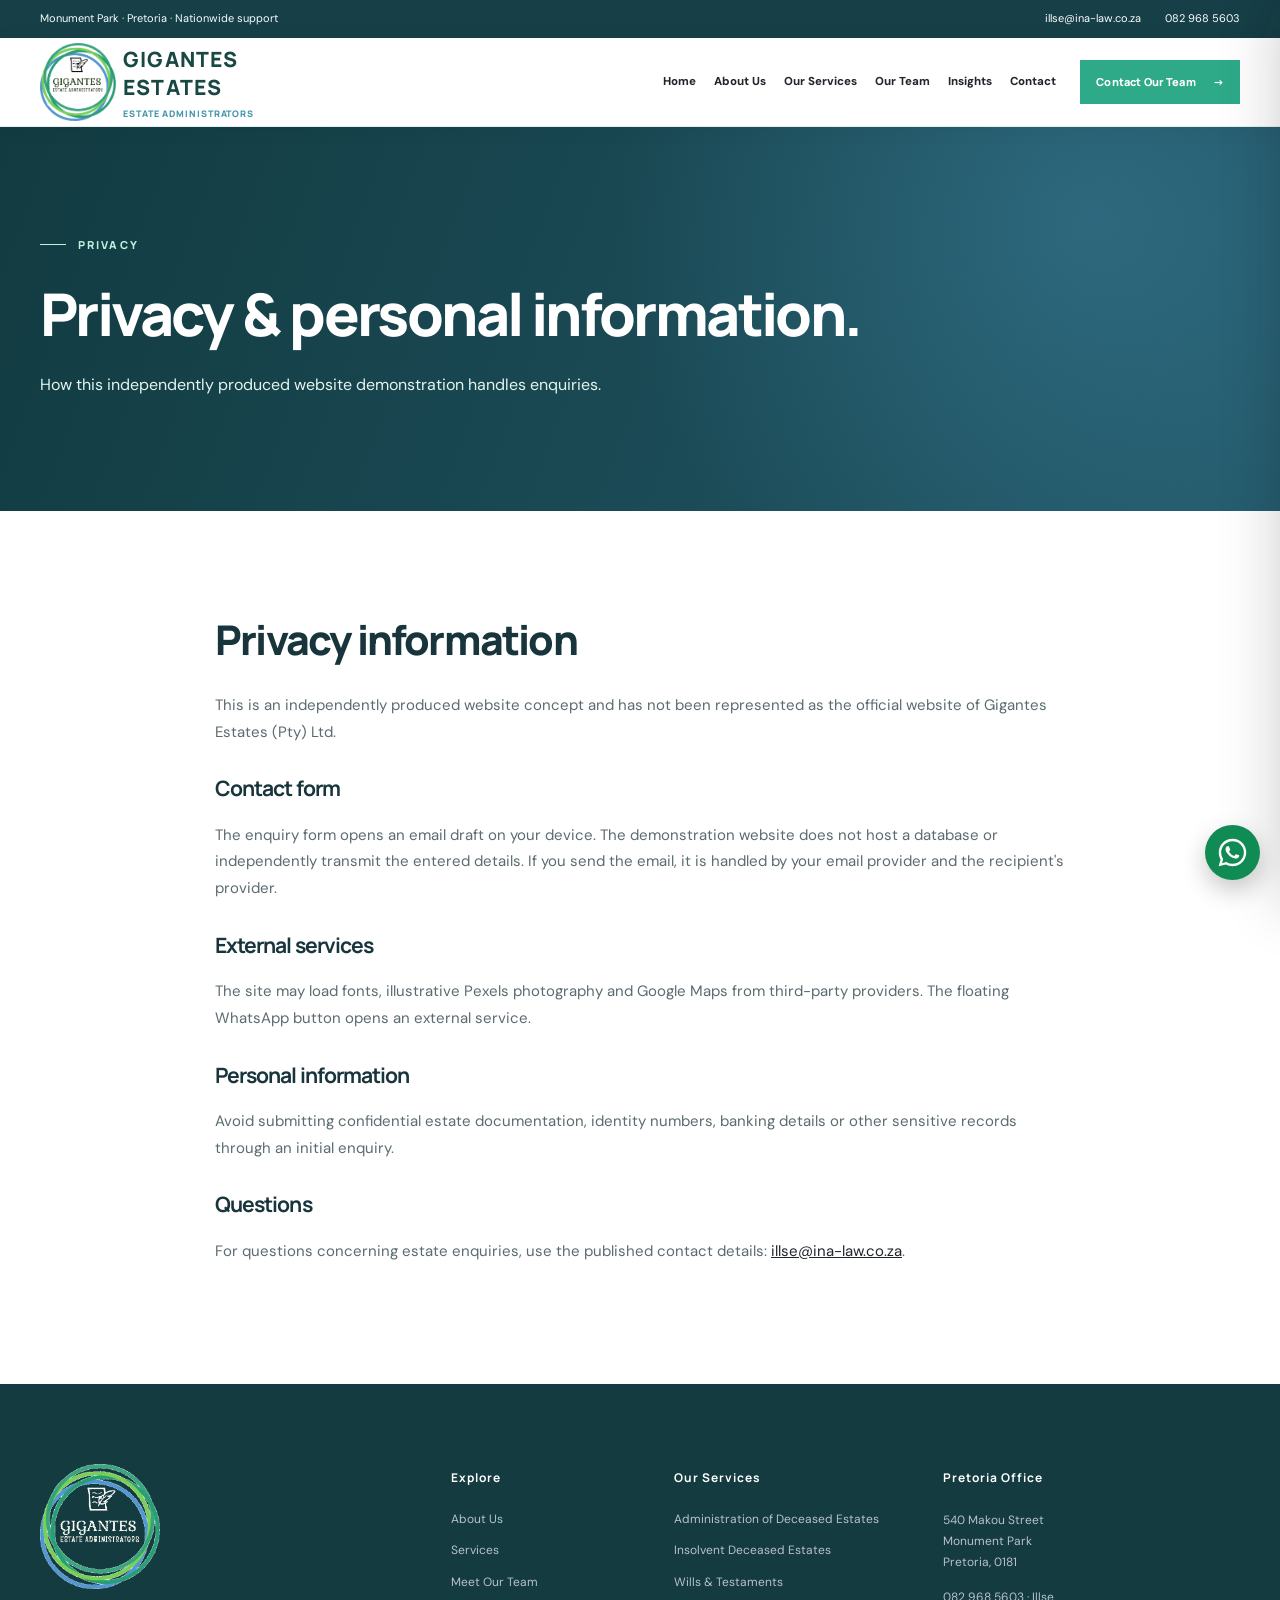
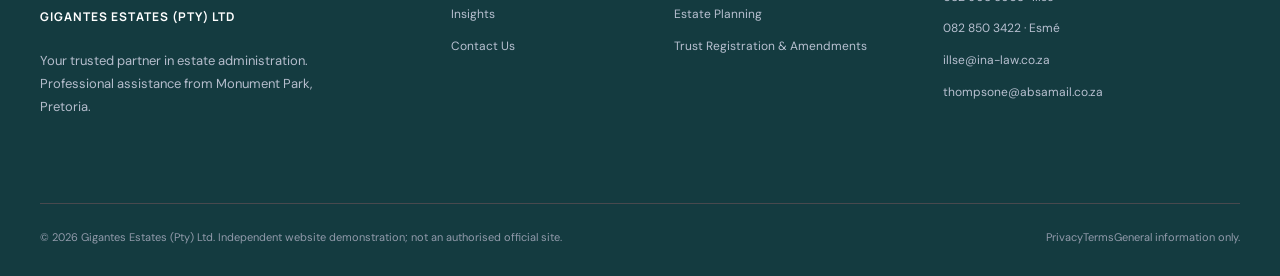
<file: privacy/index.html>
<!doctype html><html lang="en-ZA"><head><meta charset="utf-8"><meta name="viewport" content="width=device-width,initial-scale=1"><meta name="theme-color" content="#143b40"><title>Privacy Information | Gigantes Estates Website Concept</title><meta name="description" content="Privacy information relating to this independent Gigantes Estates website demonstration."><meta name="robots" content="noindex,follow,max-image-preview:large"><link rel="canonical" href="https://gigantes-estates.vercel.app/privacy/"><meta property="og:type" content="website"><meta property="og:site_name" content="Gigantes Estates (Pty) Ltd"><meta property="og:title" content="Privacy Information | Gigantes Estates Website Concept"><meta property="og:description" content="Privacy information relating to this independent Gigantes Estates website demonstration."><meta property="og:url" content="https://gigantes-estates.vercel.app/privacy/"><meta property="og:image" content="https://gigantes-estates.vercel.app/assets/gigantes-whatsapp-preview.jpg"><meta property="og:image:secure_url" content="https://gigantes-estates.vercel.app/assets/gigantes-whatsapp-preview.jpg"><meta property="og:image:type" content="image/jpeg"><meta property="og:image:width" content="1200"><meta property="og:image:height" content="630"><meta property="og:image:alt" content="Gigantes Estate Administrators original logo beside Esmé Thompson portrait"><meta name="twitter:card" content="summary_large_image"><meta name="twitter:title" content="Privacy Information | Gigantes Estates Website Concept"><meta name="twitter:description" content="Privacy information relating to this independent Gigantes Estates website demonstration."><meta name="twitter:image" content="https://gigantes-estates.vercel.app/assets/gigantes-whatsapp-preview.jpg"><link rel="icon" href="/assets/favicon.png"><link rel="preconnect" href="https://images.pexels.com"><link rel="preconnect" href="https://fonts.googleapis.com"><link rel="preconnect" href="https://fonts.gstatic.com" crossorigin><link rel="stylesheet" href="/assets/site.css"><script defer src="/assets/site.js"></script><script type="application/ld+json">{"@context":"https://schema.org","@type":"ProfessionalService","name":"Gigantes Estates (Pty) Ltd","url":"https://gigantes-estates.vercel.app/","email":"illse@ina-law.co.za","telephone":"+27829685603","description":"Estate administration, wills, estate planning, insolvent deceased estates and trust registration support in Pretoria, South Africa.","address":{"@type":"PostalAddress","streetAddress":"540 Makou Street","addressLocality":"Monument Park, Pretoria","postalCode":"0181","addressRegion":"Gauteng","addressCountry":"ZA"},"areaServed":"South Africa","image":"https://gigantes-estates.vercel.app/assets/gigantes-logo-transparent.png"}</script></head><body><a class="skip-link" href="#main">Skip to content</a><div class="topbar"><div class="container topbar-inner"><span class="topbar-address">Monument Park · Pretoria · Nationwide support</span><div class="topbar-links"><a href="mailto:illse@ina-law.co.za">illse@ina-law.co.za</a><a href="tel:+27829685603">082 968 5603</a></div></div></div>
<header class="nav-shell"><div class="container nav-inner"><a class="brand" href="/" aria-label="Gigantes Estates home"><img src="/assets/gigantes-logo-transparent.png" alt="Gigantes Estate Administrators original multi-colour logo"><span class="brand-name"><strong>GIGANTES ESTATES</strong><small>ESTATE ADMINISTRATORS</small></span></a><nav class="nav-links" aria-label="Main navigation"><a class="nav-link " href="/" >Home</a><a class="nav-link " href="/about/" >About Us</a><a class="nav-link " href="/practice-areas/" >Our Services</a><a class="nav-link " href="/our-team/" >Our Team</a><a class="nav-link " href="/insights/" >Insights</a><a class="nav-link " href="/contact/" >Contact</a></nav><a class="btn btn-gold" href="/contact/">Contact Our Team <span aria-hidden="true">→</span></a><button type="button" class="menu-open" aria-label="Open navigation" aria-expanded="false" aria-controls="mobile-panel" data-mobile-open>☰</button></div></header>
<div class="mobile-backdrop" id="mobile-backdrop"></div><nav class="mobile-panel" id="mobile-panel" aria-label="Mobile navigation" aria-hidden="true" inert><div class="mobile-head"><a href="/" class="mobile-brand company-identity" aria-label="Home"><img src="/assets/gigantes-logo-transparent.png" alt="Gigantes Estate Administrators original multi-colour logo"><span class="brand-name"><strong>GIGANTES ESTATES</strong><small>ESTATE ADMINISTRATORS</small></span></a><button type="button" data-mobile-close aria-label="Close navigation">×</button></div><div class="mobile-links"><a href="/">Home</a><a href="/about/">About Us</a><a href="/practice-areas/">Our Services</a><a href="/our-team/">Our Team</a><a href="/insights/">Insights</a><a href="/contact/">Contact</a></div><a class="btn btn-gold" href="/contact/">Contact the Team <span aria-hidden="true">→</span></a></nav><main id="main"><section class="page-hero"><div class="container"><span class="eyebrow eyebrow-light">PRIVACY</span><h1>Privacy & personal information.</h1><p>How this independently produced website demonstration handles enquiries.</p></div></section><section class="section"><div class="container legal-copy"><h2>Privacy information</h2><p>This is an independently produced website concept and has not been represented as the official website of Gigantes Estates (Pty) Ltd.</p><h3>Contact form</h3><p>The enquiry form opens an email draft on your device. The demonstration website does not host a database or independently transmit the entered details. If you send the email, it is handled by your email provider and the recipient's provider.</p><h3>External services</h3><p>The site may load fonts, illustrative Pexels photography and Google Maps from third-party providers. The floating WhatsApp button opens an external service.</p><h3>Personal information</h3><p>Avoid submitting confidential estate documentation, identity numbers, banking details or other sensitive records through an initial enquiry.</p><h3>Questions</h3><p>For questions concerning estate enquiries, use the published contact details: <a href="mailto:illse@ina-law.co.za">illse@ina-law.co.za</a>.</p></div></section></main><footer class="site-footer"><div class="container"><div class="footer-grid"><div class="footer-about"><a class="footer-logo" href="/" aria-label="Gigantes Estates homepage"><img src="/assets/gigantes-footer-logo-transparent.png" alt="Transparent Gigantes Estate Administrators logo" loading="lazy"></a><h3 class="footer-company">GIGANTES ESTATES (PTY) LTD</h3><p>Your trusted partner in estate administration. Professional assistance from Monument Park, Pretoria.</p></div><div><h3>Explore</h3><div class="footer-links"><a href="/about/">About Us</a><a href="/practice-areas/">Services</a><a href="/our-team/">Meet Our Team</a><a href="/insights/">Insights</a><a href="/contact/">Contact Us</a></div></div><div><h3>Our Services</h3><div class="footer-links"><a href="/practice-areas/#deceased-estates">Administration of Deceased Estates</a><a href="/practice-areas/#insolvent-estates">Insolvent Deceased Estates</a><a href="/practice-areas/#wills">Wills & Testaments</a><a href="/practice-areas/#estate-planning">Estate Planning</a><a href="/practice-areas/#trusts">Trust Registration & Amendments</a></div></div><div class="footer-location"><h3>Pretoria Office</h3><address>540 Makou Street<br>Monument Park<br>Pretoria, 0181</address><div class="footer-links" style="margin-top:15px"><a href="tel:+27829685603">082 968 5603 · Illse</a><a href="tel:+27828503422">082 850 3422 · Esmé</a><a href="mailto:illse@ina-law.co.za">illse@ina-law.co.za</a><a href="mailto:thompsone@absamail.co.za">thompsone@absamail.co.za</a></div></div></div><div class="footer-bottom"><span>© 2026 Gigantes Estates (Pty) Ltd. Independent website demonstration; not an authorised official site.</span><span class="footer-legal"><a href="/privacy/">Privacy</a><a href="/terms/">Terms</a><span>General information only.</span></span></div></div></footer><a class="floating-whatsapp" href="https://wa.me/27828503422?text=Hello%2C%20I%20would%20like%20to%20enquire%20about%20estate%20administration." target="_blank" rel="noopener noreferrer" title="Open WhatsApp with published mobile number" aria-label="Open WhatsApp enquiry to the published mobile number; WhatsApp registration unverified"><svg viewBox="0 0 32 32" aria-hidden="true" xmlns="http://www.w3.org/2000/svg"><path fill="currentColor" d="M16 .8C7.61.8.8 7.59.8 15.98c0 2.69.7 5.31 2.03 7.62L.7 31.3l7.91-2.08a15.15 15.15 0 0 0 7.37 1.88h.01c8.38 0 15.2-6.82 15.2-15.2 0-4.06-1.58-7.88-4.46-10.76A15.07 15.07 0 0 0 16 .8Zm0 27.73a12.54 12.54 0 0 1-6.39-1.75l-.46-.27-4.7 1.23 1.25-4.58-.3-.47a12.5 12.5 0 0 1-1.93-6.7C3.47 9.08 9.08 3.47 16 3.47a12.45 12.45 0 0 1 8.87 3.68 12.48 12.48 0 0 1 3.67 8.86c0 6.91-5.62 12.52-12.54 12.52Zm6.88-9.38c-.38-.19-2.23-1.1-2.58-1.23-.34-.13-.59-.19-.84.19s-.96 1.23-1.18 1.49-.44.29-.82.1a10.32 10.32 0 0 1-3.04-1.88 11.39 11.39 0 0 1-2.1-2.61c-.22-.38-.02-.58.16-.77.17-.17.38-.44.57-.66s.25-.38.38-.63.06-.47-.03-.66c-.1-.19-.85-2.04-1.16-2.8-.3-.74-.61-.64-.84-.65l-.71-.01c-.25 0-.66.1-1.01.47-.34.38-1.32 1.29-1.32 3.13s1.35 3.62 1.53 3.87a14.37 14.37 0 0 0 5.51 4.89c1.03.45 1.84.72 2.48.93 1.04.33 1.98.29 2.72.18.83-.13 2.23-.91 2.55-1.79.31-.88.31-1.64.22-1.8-.09-.16-.34-.25-.72-.44Z"/></svg><span class="whatsapp-tooltip" aria-hidden="true">WhatsApp Us</span></a><button type="button" class="scroll-top" title="Back to top" aria-label="Back to top">↑</button></body></html>
</file>
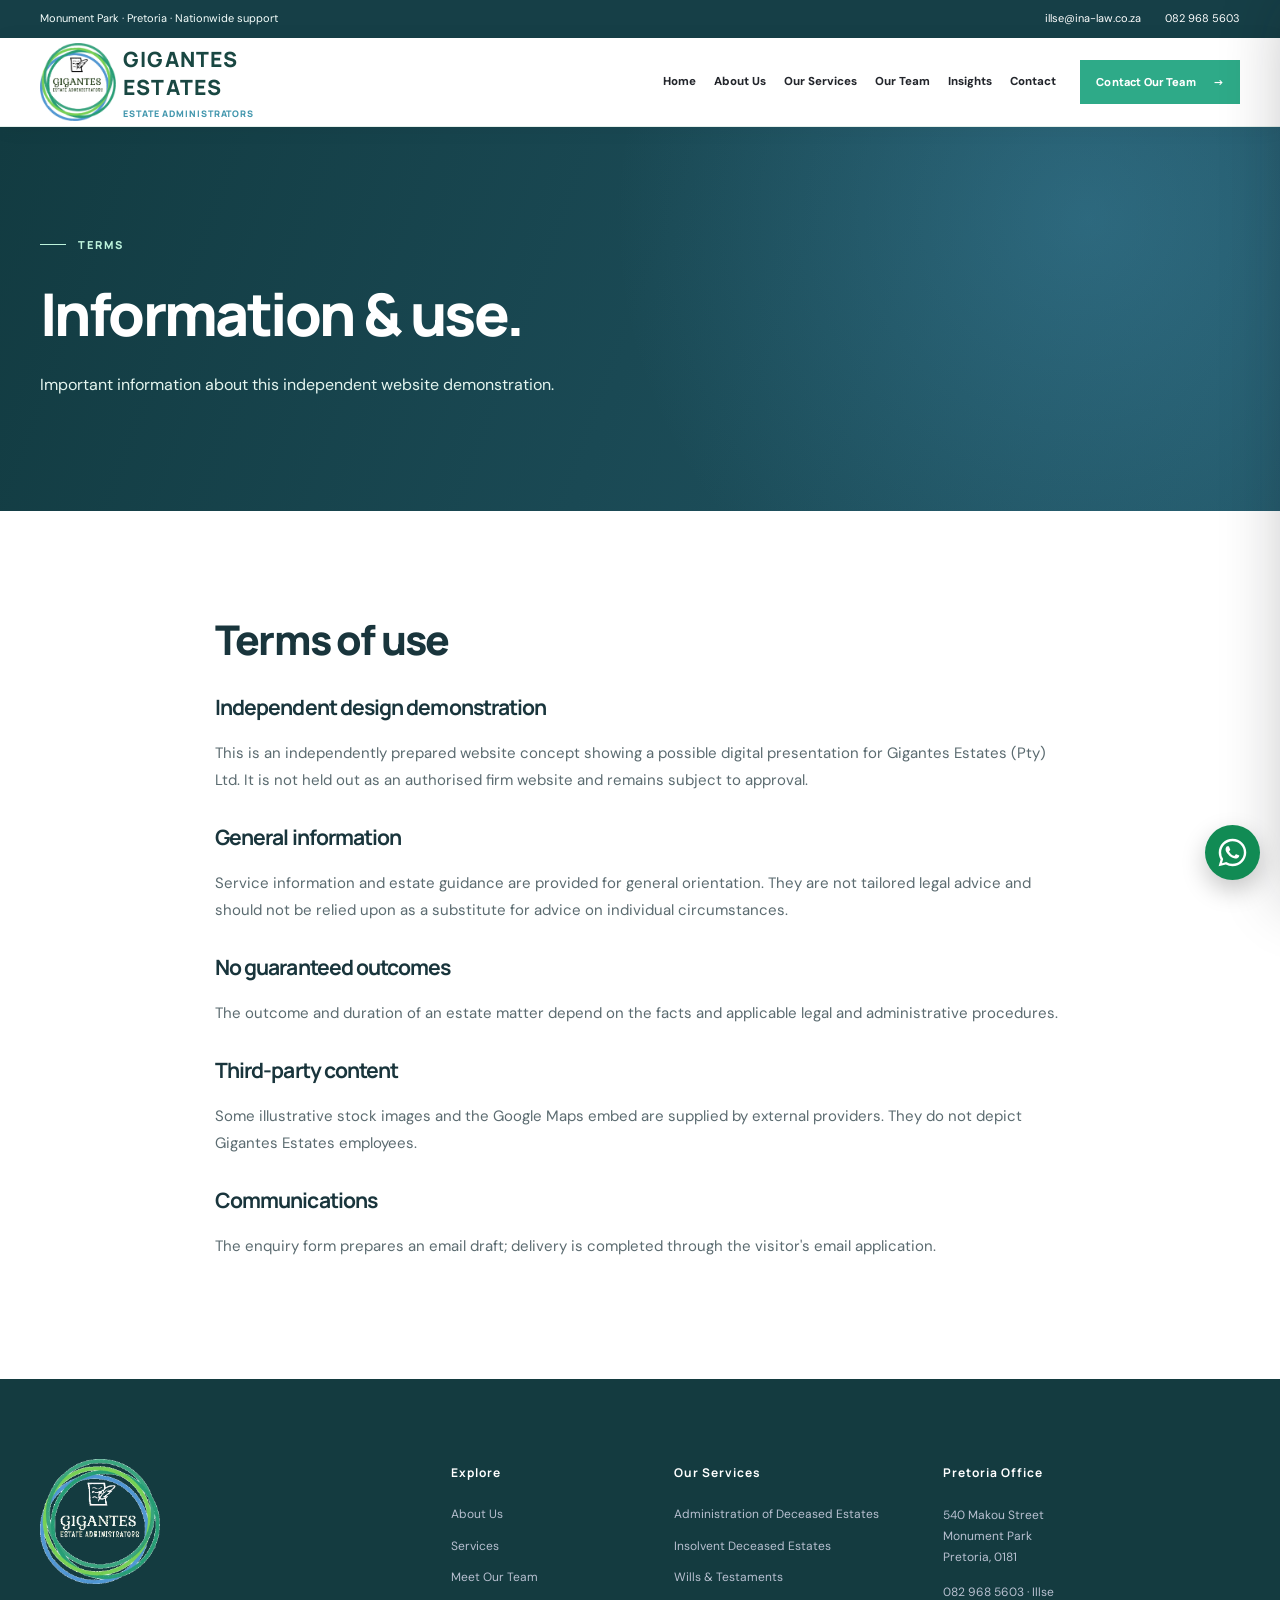
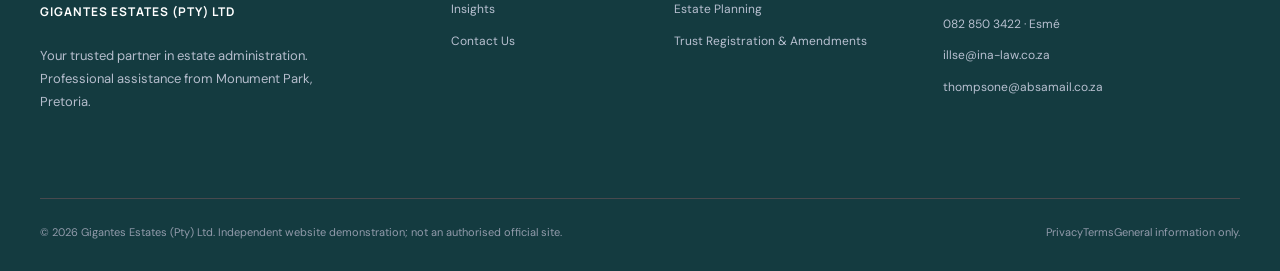
<file: terms/index.html>
<!doctype html><html lang="en-ZA"><head><meta charset="utf-8"><meta name="viewport" content="width=device-width,initial-scale=1"><meta name="theme-color" content="#143b40"><title>Terms of Use | Gigantes Estates Website Concept</title><meta name="description" content="Terms and limitations applicable to this independent Gigantes Estates website demonstration."><meta name="robots" content="noindex,follow,max-image-preview:large"><link rel="canonical" href="https://gigantes-estates.vercel.app/terms/"><meta property="og:type" content="website"><meta property="og:site_name" content="Gigantes Estates (Pty) Ltd"><meta property="og:title" content="Terms of Use | Gigantes Estates Website Concept"><meta property="og:description" content="Terms and limitations applicable to this independent Gigantes Estates website demonstration."><meta property="og:url" content="https://gigantes-estates.vercel.app/terms/"><meta property="og:image" content="https://gigantes-estates.vercel.app/assets/gigantes-whatsapp-preview.jpg"><meta property="og:image:secure_url" content="https://gigantes-estates.vercel.app/assets/gigantes-whatsapp-preview.jpg"><meta property="og:image:type" content="image/jpeg"><meta property="og:image:width" content="1200"><meta property="og:image:height" content="630"><meta property="og:image:alt" content="Gigantes Estate Administrators original logo beside Esmé Thompson portrait"><meta name="twitter:card" content="summary_large_image"><meta name="twitter:title" content="Terms of Use | Gigantes Estates Website Concept"><meta name="twitter:description" content="Terms and limitations applicable to this independent Gigantes Estates website demonstration."><meta name="twitter:image" content="https://gigantes-estates.vercel.app/assets/gigantes-whatsapp-preview.jpg"><link rel="icon" href="/assets/favicon.png"><link rel="preconnect" href="https://images.pexels.com"><link rel="preconnect" href="https://fonts.googleapis.com"><link rel="preconnect" href="https://fonts.gstatic.com" crossorigin><link rel="stylesheet" href="/assets/site.css"><script defer src="/assets/site.js"></script><script type="application/ld+json">{"@context":"https://schema.org","@type":"ProfessionalService","name":"Gigantes Estates (Pty) Ltd","url":"https://gigantes-estates.vercel.app/","email":"illse@ina-law.co.za","telephone":"+27829685603","description":"Estate administration, wills, estate planning, insolvent deceased estates and trust registration support in Pretoria, South Africa.","address":{"@type":"PostalAddress","streetAddress":"540 Makou Street","addressLocality":"Monument Park, Pretoria","postalCode":"0181","addressRegion":"Gauteng","addressCountry":"ZA"},"areaServed":"South Africa","image":"https://gigantes-estates.vercel.app/assets/gigantes-logo-transparent.png"}</script></head><body><a class="skip-link" href="#main">Skip to content</a><div class="topbar"><div class="container topbar-inner"><span class="topbar-address">Monument Park · Pretoria · Nationwide support</span><div class="topbar-links"><a href="mailto:illse@ina-law.co.za">illse@ina-law.co.za</a><a href="tel:+27829685603">082 968 5603</a></div></div></div>
<header class="nav-shell"><div class="container nav-inner"><a class="brand" href="/" aria-label="Gigantes Estates home"><img src="/assets/gigantes-logo-transparent.png" alt="Gigantes Estate Administrators original multi-colour logo"><span class="brand-name"><strong>GIGANTES ESTATES</strong><small>ESTATE ADMINISTRATORS</small></span></a><nav class="nav-links" aria-label="Main navigation"><a class="nav-link " href="/" >Home</a><a class="nav-link " href="/about/" >About Us</a><a class="nav-link " href="/practice-areas/" >Our Services</a><a class="nav-link " href="/our-team/" >Our Team</a><a class="nav-link " href="/insights/" >Insights</a><a class="nav-link " href="/contact/" >Contact</a></nav><a class="btn btn-gold" href="/contact/">Contact Our Team <span aria-hidden="true">→</span></a><button type="button" class="menu-open" aria-label="Open navigation" aria-expanded="false" aria-controls="mobile-panel" data-mobile-open>☰</button></div></header>
<div class="mobile-backdrop" id="mobile-backdrop"></div><nav class="mobile-panel" id="mobile-panel" aria-label="Mobile navigation" aria-hidden="true" inert><div class="mobile-head"><a href="/" class="mobile-brand company-identity" aria-label="Home"><img src="/assets/gigantes-logo-transparent.png" alt="Gigantes Estate Administrators original multi-colour logo"><span class="brand-name"><strong>GIGANTES ESTATES</strong><small>ESTATE ADMINISTRATORS</small></span></a><button type="button" data-mobile-close aria-label="Close navigation">×</button></div><div class="mobile-links"><a href="/">Home</a><a href="/about/">About Us</a><a href="/practice-areas/">Our Services</a><a href="/our-team/">Our Team</a><a href="/insights/">Insights</a><a href="/contact/">Contact</a></div><a class="btn btn-gold" href="/contact/">Contact the Team <span aria-hidden="true">→</span></a></nav><main id="main"><section class="page-hero"><div class="container"><span class="eyebrow eyebrow-light">TERMS</span><h1>Information & use.</h1><p>Important information about this independent website demonstration.</p></div></section><section class="section"><div class="container legal-copy"><h2>Terms of use</h2><h3>Independent design demonstration</h3><p>This is an independently prepared website concept showing a possible digital presentation for Gigantes Estates (Pty) Ltd. It is not held out as an authorised firm website and remains subject to approval.</p><h3>General information</h3><p>Service information and estate guidance are provided for general orientation. They are not tailored legal advice and should not be relied upon as a substitute for advice on individual circumstances.</p><h3>No guaranteed outcomes</h3><p>The outcome and duration of an estate matter depend on the facts and applicable legal and administrative procedures.</p><h3>Third-party content</h3><p>Some illustrative stock images and the Google Maps embed are supplied by external providers. They do not depict Gigantes Estates employees.</p><h3>Communications</h3><p>The enquiry form prepares an email draft; delivery is completed through the visitor's email application.</p></div></section></main><footer class="site-footer"><div class="container"><div class="footer-grid"><div class="footer-about"><a class="footer-logo" href="/" aria-label="Gigantes Estates homepage"><img src="/assets/gigantes-footer-logo-transparent.png" alt="Transparent Gigantes Estate Administrators logo" loading="lazy"></a><h3 class="footer-company">GIGANTES ESTATES (PTY) LTD</h3><p>Your trusted partner in estate administration. Professional assistance from Monument Park, Pretoria.</p></div><div><h3>Explore</h3><div class="footer-links"><a href="/about/">About Us</a><a href="/practice-areas/">Services</a><a href="/our-team/">Meet Our Team</a><a href="/insights/">Insights</a><a href="/contact/">Contact Us</a></div></div><div><h3>Our Services</h3><div class="footer-links"><a href="/practice-areas/#deceased-estates">Administration of Deceased Estates</a><a href="/practice-areas/#insolvent-estates">Insolvent Deceased Estates</a><a href="/practice-areas/#wills">Wills & Testaments</a><a href="/practice-areas/#estate-planning">Estate Planning</a><a href="/practice-areas/#trusts">Trust Registration & Amendments</a></div></div><div class="footer-location"><h3>Pretoria Office</h3><address>540 Makou Street<br>Monument Park<br>Pretoria, 0181</address><div class="footer-links" style="margin-top:15px"><a href="tel:+27829685603">082 968 5603 · Illse</a><a href="tel:+27828503422">082 850 3422 · Esmé</a><a href="mailto:illse@ina-law.co.za">illse@ina-law.co.za</a><a href="mailto:thompsone@absamail.co.za">thompsone@absamail.co.za</a></div></div></div><div class="footer-bottom"><span>© 2026 Gigantes Estates (Pty) Ltd. Independent website demonstration; not an authorised official site.</span><span class="footer-legal"><a href="/privacy/">Privacy</a><a href="/terms/">Terms</a><span>General information only.</span></span></div></div></footer><a class="floating-whatsapp" href="https://wa.me/27828503422?text=Hello%2C%20I%20would%20like%20to%20enquire%20about%20estate%20administration." target="_blank" rel="noopener noreferrer" title="Open WhatsApp with published mobile number" aria-label="Open WhatsApp enquiry to the published mobile number; WhatsApp registration unverified"><svg viewBox="0 0 32 32" aria-hidden="true" xmlns="http://www.w3.org/2000/svg"><path fill="currentColor" d="M16 .8C7.61.8.8 7.59.8 15.98c0 2.69.7 5.31 2.03 7.62L.7 31.3l7.91-2.08a15.15 15.15 0 0 0 7.37 1.88h.01c8.38 0 15.2-6.82 15.2-15.2 0-4.06-1.58-7.88-4.46-10.76A15.07 15.07 0 0 0 16 .8Zm0 27.73a12.54 12.54 0 0 1-6.39-1.75l-.46-.27-4.7 1.23 1.25-4.58-.3-.47a12.5 12.5 0 0 1-1.93-6.7C3.47 9.08 9.08 3.47 16 3.47a12.45 12.45 0 0 1 8.87 3.68 12.48 12.48 0 0 1 3.67 8.86c0 6.91-5.62 12.52-12.54 12.52Zm6.88-9.38c-.38-.19-2.23-1.1-2.58-1.23-.34-.13-.59-.19-.84.19s-.96 1.23-1.18 1.49-.44.29-.82.1a10.32 10.32 0 0 1-3.04-1.88 11.39 11.39 0 0 1-2.1-2.61c-.22-.38-.02-.58.16-.77.17-.17.38-.44.57-.66s.25-.38.38-.63.06-.47-.03-.66c-.1-.19-.85-2.04-1.16-2.8-.3-.74-.61-.64-.84-.65l-.71-.01c-.25 0-.66.1-1.01.47-.34.38-1.32 1.29-1.32 3.13s1.35 3.62 1.53 3.87a14.37 14.37 0 0 0 5.51 4.89c1.03.45 1.84.72 2.48.93 1.04.33 1.98.29 2.72.18.83-.13 2.23-.91 2.55-1.79.31-.88.31-1.64.22-1.8-.09-.16-.34-.25-.72-.44Z"/></svg><span class="whatsapp-tooltip" aria-hidden="true">WhatsApp Us</span></a><button type="button" class="scroll-top" title="Back to top" aria-label="Back to top">↑</button></body></html>
</file>
<file: assets/site.css>
@import url('https://fonts.googleapis.com/css2?family=DM+Sans:wght@400;500;600;700&family=Manrope:wght@400;500;600;700;800&display=swap');
:root{--navy:#181b20;--navy-deep:#101216;--navy-soft:#30343c;--gold:#505863;--gold-light:#e2e5e8;--red:#25282d;--ink:#171b21;--body:#58616d;--line:#e7e9ec;--cream:#f5f6f7;--white:#fff;--shadow:0 24px 65px rgba(10,13,18,.14)}
*,*::before,*::after{box-sizing:border-box}html{scroll-behavior:smooth;scroll-padding-top:110px}body{margin:0;background:#fff;color:var(--ink);font:400 15px/1.78 'DM Sans',Arial,sans-serif;-webkit-font-smoothing:antialiased}body.nav-open{overflow:hidden}img{max-width:100%;display:block}button,input,textarea,select{font:inherit}button{cursor:pointer}a{color:inherit;text-decoration:none}::selection{background:#e0e3e6;color:#1a1c20}:focus-visible{outline:3px solid #525862;outline-offset:4px}.container{width:min(100% - 72px,1200px);margin-inline:auto}.skip-link{position:absolute;top:-100px;left:10px;z-index:1000;color:#fff;background:var(--navy);padding:9px 17px}.skip-link:focus{top:8px}h1,h2,h3,h4,p{margin-top:0}h1,h2,h3{font-family:Manrope,Arial,sans-serif;letter-spacing:-.044em;line-height:1.2}h1{font-size:clamp(44px,5.1vw,74px);font-weight:800}h2{font-size:clamp(30px,3.2vw,48px);font-weight:800}h3{font-size:clamp(17px,1.65vw,23px)}p{color:var(--body)}.centered{text-align:center}.section{padding:104px 0}.cream{background:var(--cream)}.section-heading{margin-bottom:42px;max-width:770px}.section-heading.centered{margin-inline:auto}.section-heading h2{margin:15px 0 15px}.section-heading p{margin:0;font-size:16px;line-height:1.78}.eyebrow{display:inline-flex;align-items:center;gap:12px;color:var(--gold);font-size:11px;font-family:Manrope,Arial,sans-serif;font-weight:800;letter-spacing:2.1px;text-transform:uppercase;line-height:1.55}.eyebrow::before{content:"";width:26px;flex:0 0 26px;height:1px;background:currentColor}.eyebrow-light{color:var(--gold-light)}.accent-line{width:57px;height:3px;background:var(--gold);margin:24px 0}.btn{display:inline-flex;align-items:center;justify-content:center;gap:17px;padding:14px 23px;min-height:49px;font-size:12px;font-weight:800;letter-spacing:.015em;font-family:Manrope,Arial,sans-serif;line-height:1.3;text-align:center;border:1px solid transparent;transition:background .2s,transform .2s,border-color .2s;white-space:normal}.btn:hover{transform:translateY(-2px)}.btn svg{flex:none}.btn-gold{background:#20252c;border-color:#20252c;color:#fff}.btn-gold:hover{background:#171b20;border-color:#171b20;color:#fff}.btn-navy{color:#fff;background:var(--navy);border-color:var(--navy)}.btn-navy:hover{background:#343943}.btn-outline{border-color:#fff9;color:#fff;background:#ffffff08}.btn-outline:hover{background:#ffffff1d}.text-link{display:inline-flex;align-items:center;gap:13px;color:#22252b;font-size:12px;font-weight:800;font-family:Manrope,Arial,sans-serif;border-bottom:1px solid var(--gold);padding-bottom:6px}.text-link:hover{color:#20252c}.text-link svg{width:16px}.section-action{margin-top:38px}
/* Reference site navigation: restrained utility bar, white main navigation */
.topbar{background:#101215;color:#e0e2ea;font-size:11px}.topbar-inner{min-height:38px;display:flex;justify-content:space-between;align-items:center;gap:18px}.topbar-address,.topbar-links,.topbar-links a{display:inline-flex;align-items:center;gap:7px}.topbar svg{height:15px;width:15px;color:#c8ccd1}.topbar-links{gap:24px}.topbar-links a:hover{color:#c8ccd1}.nav-shell{position:sticky;top:0;background:#fff;z-index:80;box-shadow:0 2px 20px #181b200e}.nav-inner{min-height:101px;display:flex;align-items:center;gap:24px}.brand{display:flex;align-items:center;flex:0 0 260px;width:260px}.brand img{width:260px;height:auto;max-height:80px;object-fit:contain}.nav-links{display:flex;gap:18px;margin-left:auto;align-items:center}.nav-link{font-size:11.5px;font-weight:800;color:#22252b;white-space:nowrap;position:relative;padding:12px 0}.nav-link::after{content:"";position:absolute;bottom:6px;left:0;right:100%;height:2px;background:var(--gold);transition:right .2s}.nav-link.active::after,.nav-link:hover::after{right:0}.nav-link.active{color:#20252c}.nav-cta{padding:13px 17px;min-height:44px;white-space:nowrap;font-size:11px}.menu-open{display:none;background:transparent;border:1px solid #e3e3e3;color:var(--navy);width:44px;height:44px;align-items:center;justify-content:center;margin-left:auto}.mobile-backdrop{position:fixed;inset:0;background:#101215b3;z-index:85;visibility:hidden;opacity:0;transition:opacity .2s,visibility .2s}.mobile-backdrop.visible{opacity:1;visibility:visible}.mobile-panel{position:fixed;right:0;top:0;bottom:0;z-index:90;display:block;width:min(89vw,380px);padding:24px;background:white;overflow-y:auto;transform:translateX(105%);box-shadow:-15px 0 60px #1012153d;transition:transform .23s}.mobile-panel.open{transform:translateX(0)}.mobile-head{display:flex;align-items:center;justify-content:space-between;gap:12px;padding-bottom:25px;border-bottom:1px solid var(--line)}.mobile-head img{width:175px;height:auto}.mobile-head button{background:#eff0f2;border:0;color:var(--navy);font-size:26px;line-height:1;width:39px;height:39px}.mobile-links{display:flex;flex-direction:column;margin:14px 0 27px}.mobile-links a{padding:13px 3px;border-bottom:1px solid #efeee9;font-size:14px;font-weight:700}.mobile-cta{width:100%}
/* Full-bleed image, overlaid text: matches original Were reference hero */
.hero{min-height:665px;background:#111318;color:#fff;position:relative;isolation:isolate;display:flex;align-items:center;overflow:hidden}.hero::before{content:"";position:absolute;z-index:-2;inset:0;background-image:linear-gradient(90deg,rgba(5,14,32,.98) 0%,rgba(6,16,36,.94) 31%,rgba(7,19,41,.79) 57%,rgba(5,14,31,.15) 100%),var(--hero-image);background-position:center;background-size:cover}.hero::after{content:"";position:absolute;z-index:-1;inset:0;background:linear-gradient(0deg,rgba(4,12,30,.39),transparent 24%)}.hero-inner{width:min(100% - 72px,1200px);padding:88px 0 119px}.hero-copy{max-width:725px}.hero h1{color:#fff;margin:24px 0 27px;line-height:1.15}.hero h1 em{color:var(--gold-light);font-style:normal}.hero-copy p{color:#d8dade;max-width:570px;font-size:16px;line-height:1.85}.hero-actions{display:flex;gap:14px;flex-wrap:wrap;margin-top:34px}.hero-bottom{position:absolute;left:0;right:0;bottom:0;color:#e8eaf0;border-top:1px solid #fff3}.hero-bottom-inner{min-height:60px;display:flex;align-items:center;justify-content:space-between;gap:20px}.hero-notes{display:flex;align-items:center;gap:28px;font-size:11px}.hero-notes span{display:flex;align-items:center;gap:9px}.hero-notes span::before{content:"";height:6px;width:6px;background:var(--gold-light);border-radius:50%}.scroll-cue{font-weight:700;letter-spacing:1.4px;font-size:10px;white-space:nowrap}
/* Reference intro portrait treatment */
.intro-grid{display:grid;grid-template-columns:minmax(0,1fr) minmax(0,1fr);gap:90px;align-items:center}.intro-picture{position:relative;min-width:0}.intro-picture>img{width:100%;height:auto;aspect-ratio:1/1;object-fit:cover;object-position:center 18%;box-shadow:var(--shadow)}.intro-picture::before{content:"";position:absolute;border-top:9px solid #e9ebed;border-left:9px solid #e9ebed;left:-25px;top:-24px;height:105px;width:105px;pointer-events:none;z-index:1}.picture-stamp{position:absolute;right:-22px;bottom:-22px;background:var(--navy);padding:23px 27px;color:white;box-shadow:var(--shadow);display:flex;flex-direction:column;line-height:1.3;min-width:164px}.picture-stamp small{font-size:10px;color:var(--gold-light);letter-spacing:2px;font-weight:700}.picture-stamp strong{font:800 30px Manrope,Arial,sans-serif;margin:5px 0}.picture-stamp span{font-size:10px;color:#e5e6e7}.intro-copy h2{margin:18px 0 0}.intro-copy h3{color:var(--navy);margin-bottom:14px}.intro-copy p{line-height:1.85;margin-bottom:16px}.intro-copy blockquote{font:600 16px/1.7 Manrope,Arial,sans-serif;border-left:3px solid var(--gold);padding:12px 0 12px 23px;margin:25px 0;color:#222832}
/* Image-led practice cards: no image stretching */
.practice-grid{display:grid;grid-template-columns:repeat(3,minmax(0,1fr));gap:23px}.practice-card{height:340px;min-width:0;overflow:hidden;position:relative;background:#23262b;display:block;color:#fff}.practice-card>img{position:absolute;inset:0;width:100%;height:100%;object-fit:cover;object-position:center;transition:transform .35s ease}.practice-card:hover>img{transform:scale(1.055)}.practice-shade{position:absolute;inset:0;background:linear-gradient(180deg,#1012150a 15%,#101215d5 70%,#101215ee 100%)}.practice-card-text{position:absolute;bottom:0;left:0;right:0;padding:27px 27px 25px}.card-number{font-size:10px;letter-spacing:2.2px;color:var(--gold-light);font-weight:700}.practice-card h3{font-size:19px;color:white;margin:9px 0 7px}.practice-card p{font-size:12px;line-height:1.5;color:#e3e8f0;max-width:285px;margin-bottom:0}.card-arrow{position:absolute;bottom:27px;right:24px}.card-arrow svg{width:19px;height:19px;color:#c8ccd1}
.purpose-grid{display:grid;grid-template-columns:1fr 1.08fr;gap:95px;align-items:start}.purpose-grid h2{margin:18px 0 23px}.purpose-grid>div>p{font-size:16px;max-width:440px}.value-grid{display:grid;grid-template-columns:1fr 1fr;gap:32px 40px}.value-grid>div{border-top:1px solid var(--line);padding-top:16px}.value-grid span,.three-values span{font-size:12px;color:var(--gold);font-weight:800;letter-spacing:2px}.value-grid h3{margin:10px 0 8px;font-size:17px}.value-grid p{font-size:13px;line-height:1.7}.two-column{display:grid;grid-template-columns:minmax(0,1fr) minmax(0,1fr);gap:80px;align-items:center}.two-column>div{min-width:0}.two-column h2{margin:17px 0 23px}.two-column p{font-size:15px;line-height:1.9}.two-column .btn{margin-top:15px}.section-navy{background:var(--navy);color:#fff}.section-navy h2{color:#fff}.section-navy p{color:#d4dce9}.decorative-photo,.picture-frame{width:100%;overflow:hidden}.decorative-photo img{width:100%;height:auto;aspect-ratio:6/4;object-fit:cover}.picture-frame img{width:100%;height:auto;aspect-ratio:1.19/1;object-fit:cover}.insight-grid{display:grid;grid-template-columns:repeat(3,minmax(0,1fr));gap:25px}.insight-card{min-width:0;border:1px solid #e7e5e0;background:white;padding:26px}.insight-image{display:block;overflow:hidden;background:#e4e4e0}.insight-image img{width:100%;height:auto;aspect-ratio:4/3;object-fit:cover;object-position:center;transition:transform .3s}.insight-image:hover img{transform:scale(1.04)}.insight-copy{padding-top:17px}.overline{font-family:Manrope,Arial,sans-serif;font-size:10px;letter-spacing:1.8px;color:#20252c;font-weight:800}.insight-copy h3{font-size:20px;margin:23px 0 12px;line-height:1.35}.insight-copy h3 a:hover{color:#171b20}.insight-copy p{font-size:13px;line-height:1.8;min-height:53px}.insight-copy .text-link{margin-top:9px}
/* Inner pages */
.page-hero{background:radial-gradient(circle at 83% 32%,#31353b 0%,transparent 42%),linear-gradient(120deg,#181b20,#222830);color:white;padding:100px 0 95px}.page-hero h1{max-width:830px;font-size:clamp(40px,4.6vw,64px);margin:25px 0 22px}.page-hero p{color:#cdd5e3;max-width:630px;font-size:16px}.three-values{display:grid;grid-template-columns:repeat(3,minmax(0,1fr));gap:24px}.three-values article{background:#fff;padding:32px;min-width:0;border:1px solid var(--line)}.three-values h3{margin:15px 0 10px}.three-values p{font-size:13px}.reverse{direction:rtl}.reverse>*{direction:ltr}.jump-chips{display:flex;gap:12px;flex-wrap:wrap;justify-content:center;margin-top:35px}.jump-chips a{border:1px solid #DED6DA;color:#242b34;font-size:12px;font-weight:700;padding:8px 13px}.jump-chips a:hover{background:var(--navy);color:white}.practice-detail{padding:85px 0;scroll-margin-top:115px}.detail-grid{display:grid;grid-template-columns:minmax(0,1fr) minmax(0,1fr);align-items:center;gap:80px}.detail-grid.reverse{direction:rtl}.detail-grid.reverse>*{direction:ltr}.detail-photo img{width:100%;height:auto;aspect-ratio:5/4;object-fit:cover;object-position:center}.detail-copy h2{margin:16px 0 15px}.detail-copy h3{font-size:18px;font-weight:700;letter-spacing:-.018em;margin-bottom:16px;color:#343b44}.detail-copy>p{line-height:1.8}.detail-topics{font-size:12px;font-weight:700;color:#3a3c40;border-left:3px solid var(--gold);padding-left:17px;margin:25px 0!important}.profile-layout{display:grid;grid-template-columns:.9fr 1.1fr;gap:88px;align-items:center}.profile-photo{position:relative}.profile-photo>img{width:100%;height:auto;aspect-ratio:1/1;object-fit:cover;box-shadow:var(--shadow)}.profile-body h2{margin:18px 0 6px}.profile-role{font-weight:800;font-size:11px;letter-spacing:1.4px;color:#20252c}.profile-body p{line-height:1.85}.team-grid{display:grid;grid-template-columns:repeat(3,minmax(0,1fr));gap:24px}.team-grid article{text-align:center;background:#fff;border:1px solid var(--line);padding:35px 22px}.initials{margin:0 auto 19px;border-radius:50%;width:79px;height:79px;background:#e4edf8;color:#20262f;display:grid;place-items:center;font:800 24px Manrope,Arial,sans-serif}.team-grid article:nth-child(2) .initials{background:#F9E5EA;color:#20252c}.team-grid article:nth-child(3) .initials{background:#f6e1e5;color:#2f3237}.team-grid h3{margin:0;font-size:18px}.team-grid span{font-size:11px;text-transform:uppercase;letter-spacing:1.4px;color:#50535a}.guide-article{padding:42px 46px;background:#fff;margin:0 auto 25px;scroll-margin-top:120px;max-width:900px}.guide-article h2{font-size:30px;margin:13px 0 24px}.guide-article p{line-height:1.9}.contact-grid{display:grid;grid-template-columns:.85fr 1.15fr;gap:75px;align-items:start}.contact-copy h2{margin:17px 0 19px}.contact-copy p{margin-bottom:30px}.contact-line{display:flex;gap:16px;border-top:1px solid var(--line);padding:18px 0;align-items:flex-start}.contact-line>svg{color:#20252c;flex:none;margin-top:5px}.contact-line>div{display:flex;flex-direction:column;gap:4px;min-width:0}.contact-line strong{font-size:12px;text-transform:uppercase;letter-spacing:.8px}.contact-line a,.contact-line span{font-size:14px;overflow-wrap:anywhere}.contact-line a:hover{color:#20252c}.contact-form-shell{background:var(--cream);border:1px solid #dfe9e5;padding:35px}.contact-form-shell h3{font-size:26px;margin-bottom:6px}.contact-form-shell>p{font-size:13px}.contact-form-shell form{margin-top:22px}.contact-form-shell label{display:flex;flex-direction:column;font-size:12px;font-weight:700;gap:6px;margin-bottom:16px}.contact-form-shell input,.contact-form-shell select,.contact-form-shell textarea{border:1px solid #dcdedb;background:white;min-width:0;width:100%;padding:12px 13px;outline:none;border-radius:0;color:var(--ink)}.contact-form-shell textarea{resize:vertical}.contact-form-shell input:focus,.contact-form-shell textarea:focus,.contact-form-shell select:focus{border-color:var(--gold);box-shadow:0 0 0 2px #20252c22}.form-grid{display:grid;grid-template-columns:repeat(2,minmax(0,1fr));gap:15px}.honeypot{position:absolute;width:1px;height:1px;overflow:hidden;opacity:0;pointer-events:none}.contact-form-shell #form-status{font-size:12px;margin-top:14px;color:#555b65}.office-grid{display:grid;grid-template-columns:repeat(2,minmax(0,1fr));gap:25px}.office-card{background:#fff;border:1px solid var(--line);padding:36px;min-width:0}.office-card h3{margin:17px 0}.office-card p{display:flex;align-items:flex-start;gap:10px;font-size:14px;min-height:75px}.office-card p svg{flex:0 0 18px;margin-top:4px}.legal-copy{max-width:850px}.legal-copy h2{margin-bottom:28px}.legal-copy h3{margin-top:30px}.legal-copy a{color:#20252c;text-decoration:underline}
/* Footer and the lone circular floating contact control */
.closing{background:#101216;color:white;padding:65px 0}.closing-inner{display:flex;gap:30px;align-items:center;justify-content:space-between}.closing h2{font-size:clamp(28px,3vw,40px);margin:15px 0 10px;color:white}.closing p{color:#ccd4e3;margin:0}.closing .btn{flex:none}.site-footer{background:#222a31;color:#d1d7e1;padding:80px 0 0}.footer-grid{display:grid;grid-template-columns:1.4fr .67fr .85fr 1.15fr;gap:50px;padding-bottom:72px}.footer-logo{max-width:300px;display:block;margin-bottom:19px;background:transparent!important;border:none!important;padding:0!important}.footer-logo img{width:100%;height:auto;object-fit:contain;background:transparent}.footer-about p{font-size:13px;color:#b5bdcc;max-width:280px}.site-footer h3{font:700 12px Manrope,Arial,sans-serif;letter-spacing:1px;color:white;margin:5px 0 24px}.footer-links{display:flex;flex-direction:column;gap:12px}.footer-links a{color:#b8c0d0;font-size:12px;line-height:1.65}.footer-links a:hover,.footer-bottom a:hover{color:var(--gold-light)}.site-footer address{font-style:normal;font-size:12px;color:#b8c0d0;line-height:1.75}.site-footer address strong{color:#fff}.footer-contact{margin-top:20px}.footer-bottom{padding:24px 0 28px;display:flex;justify-content:space-between;align-items:center;gap:20px;border-top:1px solid #ffffff27;color:#929bab;font-size:11px}.footer-bottom>div{display:flex;align-items:center;gap:17px;flex-wrap:wrap}.floating-contact{position:fixed;right:23px;bottom:23px;z-index:60;display:grid;place-items:center;background:#118b54;color:#fff;border-radius:50%;width:50px;height:50px;box-shadow:0 10px 25px #0003;transition:transform .2s}.floating-contact:hover{transform:translateY(-4px)}.floating-contact svg{width:26px;height:26px}.whatsapp-tooltip{position:absolute;right:69px;white-space:nowrap;border-radius:5px;background:#232a31;color:white;padding:8px 10px;font-size:11px;font-weight:700;opacity:0;visibility:hidden;transition:opacity .2s;pointer-events:none}.floating-contact:hover .whatsapp-tooltip,.floating-contact:focus-visible .whatsapp-tooltip{opacity:1;visibility:visible}.scroll-top{position:fixed;right:27px;bottom:84px;z-index:55;border:1px solid #ECE3E6;background:#fff;color:var(--navy);width:40px;height:40px;display:none;place-items:center;box-shadow:0 6px 25px #0002}.scroll-top.show{display:grid}
@media(max-width:1200px){.nav-inner{gap:15px}.brand,.brand img{width:220px;flex-basis:220px}.nav-links{gap:13px}.nav-cta{padding:12px}.intro-grid{gap:55px}.footer-grid{gap:29px}}
@media(max-width:1050px){.nav-links,.nav-cta{display:none}.menu-open{display:flex}.nav-inner{min-height:76px}.brand,.brand img{width:228px;flex-basis:228px}.footer-grid{grid-template-columns:1.2fr 1fr 1fr;gap:35px}.footer-grid>div:last-child{grid-column:1/-1;display:grid;grid-template-columns:1fr 1fr;gap:15px}.footer-grid>div:last-child h3{grid-column:1/-1;margin-bottom:0}.footer-contact{margin:0}.intro-grid,.two-column,.detail-grid{gap:45px}.contact-grid{gap:35px}}
@media(max-width:850px){.container{width:min(100% - 46px,1200px)}.section{padding:78px 0}.hero-inner{width:min(100% - 46px,1200px);padding:84px 0 105px}.hero{min-height:610px}.hero-bottom-inner{min-height:65px}.scroll-cue{display:none}.hero-notes{flex-wrap:wrap;gap:6px 20px}.intro-grid,.two-column,.purpose-grid,.profile-layout,.contact-grid{grid-template-columns:1fr;gap:45px}.intro-picture{max-width:510px}.intro-picture>img{max-height:540px}.purpose-grid{gap:25px}.practice-grid{grid-template-columns:repeat(2,minmax(0,1fr))}.insight-grid{grid-template-columns:repeat(2,minmax(0,1fr))}.insight-card:last-child{grid-column:1/-1;max-width:470px;margin-inline:auto}.detail-grid{grid-template-columns:1fr;gap:30px}.detail-grid.reverse{direction:ltr}.detail-photo img{max-height:420px}.profile-photo{max-width:500px}.reverse{direction:ltr}.three-values{grid-template-columns:1fr 1fr}.office-grid{grid-template-columns:1fr}.office-card p{min-height:0}.page-hero{padding:80px 0}.closing-inner{align-items:flex-start;flex-direction:column}.footer-grid{grid-template-columns:1fr 1fr}.footer-grid>div:last-child{grid-column:auto;display:block}.footer-grid>div:last-child h3{margin-bottom:20px}.footer-contact{margin-top:19px}}
@media(max-width:600px){.container{width:min(100% - 36px,1200px)}h1{font-size:clamp(38px,10vw,53px)}h2{font-size:clamp(28px,7vw,39px)}.topbar{display:none}.nav-inner{min-height:70px}.brand,.brand img{width:205px;flex-basis:205px}.hero{min-height:610px}.hero::before{background-image:linear-gradient(90deg,rgba(5,14,32,.96),rgba(6,16,36,.89) 48%,rgba(7,19,41,.58)),var(--hero-image);background-position:60% center}.hero-inner{width:min(100% - 36px,1200px);padding:66px 0 160px}.hero h1{margin:18px 0 19px}.hero-copy p{font-size:14px;line-height:1.8}.hero-actions{gap:11px}.hero-actions .btn{font-size:11px;width:100%;max-width:300px}.hero-notes{font-size:10px;gap:9px 14px}.hero-bottom-inner{min-height:87px}.intro-grid{gap:48px}.intro-picture::before{left:-12px;top:-14px;height:70px;width:70px;border-width:6px}.picture-stamp{right:0;bottom:-21px;padding:15px 20px;min-width:130px}.picture-stamp strong{font-size:25px}.section{padding:68px 0}.section-heading{margin-bottom:30px}.practice-grid,.insight-grid,.three-values,.team-grid{grid-template-columns:1fr;gap:15px}.practice-card{height:315px}.insight-card{padding:19px}.insight-card:last-child{max-width:none;grid-column:auto}.insight-image img{aspect-ratio:4/3}.insight-copy h3{font-size:19px;margin-top:16px}.insight-copy p{min-height:0}.value-grid{gap:20px}.detail-grid{gap:23px}.practice-detail{padding:65px 0}.detail-photo img{aspect-ratio:1.15/1}.page-hero{padding:70px 0}.page-hero h1{font-size:clamp(36px,9vw,52px)}.profile-photo{max-width:100%}.form-grid{grid-template-columns:1fr;gap:0}.contact-form-shell{padding:22px}.guide-article{padding:26px 22px}.guide-article h2{font-size:25px}.closing{padding:54px 0}.footer-grid{grid-template-columns:1fr 1fr;gap:30px 22px;padding-bottom:40px}.footer-about{grid-column:1/-1}.footer-grid>div:last-child{grid-column:1/-1}.footer-bottom{flex-direction:column;align-items:start}.floating-contact{width:60px;height:60px;right:15px;bottom:15px}.floating-contact svg{width:31px;height:31px}.scroll-top{right:23px;bottom:88px}.whatsapp-tooltip{display:none}}
@media(max-width:390px){.brand,.brand img{width:183px;flex-basis:183px}.container{width:min(100% - 30px,1200px)}.hero-actions .btn{max-width:none}.value-grid{grid-template-columns:1fr}.nav-inner{gap:10px}.footer-grid{grid-template-columns:1fr}.footer-about,.footer-grid>div:last-child{grid-column:auto}.practice-card{height:296px}}
@media(prefers-reduced-motion:reduce){html{scroll-behavior:auto}*,*::before,*::after{transition-duration:0s!important;animation-duration:0s!important}}

/* Macharia Waithaka: logo-derived turquoise, burgundy and antique-gold accents */
:root{--navy:#181b20;--navy-deep:#242a2c;--navy-soft:#3e454b;--gold:#5b6067;--gold-light:#d9dde0;--red:#4b4e55;--ink:#2d3438;--cream:#f5f8f6}
.btn-gold{background:#6c737b;border-color:#6c737b;color:#fff}.btn-gold:hover{background:#717780;border-color:#717780}
.nav-link.active,.text-link{color:#474e54}.nav-link::after,.accent-line,.hero-notes span::before{background:#a9aeb4}
.hero em{color:#e9ebee}.eyebrow{color:#5b6067}.eyebrow-light{color:#e0e4e8}
.intro-picture::before{border-color:#c9dcd5}.picture-stamp{background:#282f33}
.nav-shell{border-bottom:1px solid #d8e5dd}.site-footer{background:#20292e}.footer-bottom{border-color:#51575d}
.footer-logo img{max-height:130px;object-fit:contain;object-position:left}
.floating-whatsapp{position:fixed;right:23px;bottom:23px;z-index:60;width:50px;height:50px;background:#118b54;border-radius:50%;display:grid;place-items:center;box-shadow:0 10px 25px rgba(0,0,0,.20);transition:transform .2s ease;color:#fff}
.floating-whatsapp:hover{transform:translateY(-4px)}.floating-whatsapp svg{width:26px;height:26px;color:#fff}
.floating-whatsapp .whatsapp-tooltip{right:74px;white-space:nowrap}
@media(max-width:600px){.floating-whatsapp{width:60px;height:60px;right:15px;bottom:15px}.floating-whatsapp svg{width:33px;height:33px}.scroll-top{bottom:90px}}
/* Keep images proportional: never distort the portraits or photographic cards */
.intro-picture>img,.profile-photo>img,.detail-photo img,.insight-image img,.decorative-photo img,.picture-frame img{width:100%;height:auto;object-fit:cover}
.practice-card>img{width:100%;height:100%;object-fit:cover}
.brand{flex-basis:285px;width:285px}.brand img{max-width:285px;width:100%;max-height:78px;object-fit:contain;object-position:left}
.mobile-head img{width:235px;max-height:90px;object-fit:contain}
@media(max-width:1180px){.brand{flex-basis:235px;width:235px}.brand img{max-width:235px}}
@media(max-width:950px){.brand{flex-basis:260px;width:260px}.brand img{max-width:260px}}
@media(max-width:420px){.brand{flex-basis:210px;width:210px}.brand img{max-width:210px}.hero-notes span:nth-child(n+2){display:none}}
@media(prefers-reduced-motion:reduce){.floating-whatsapp{transition:none}}

/* Layout-specific components and phone/tablet safeguards */
.values-grid{display:grid;grid-template-columns:repeat(2,minmax(0,1fr));gap:24px}
.values-grid>div{border-top:1px solid #d7e5df;padding:25px 0 5px;min-width:0}
.values-grid strong{display:block;font:800 13px Manrope,Arial,sans-serif;color:#b8bcc0;margin-bottom:9px}
.values-grid h3{font-size:19px;margin:0 0 10px}.values-grid p{font-size:14px}
.service-pills{display:grid;grid-template-columns:repeat(2,minmax(0,1fr));gap:14px}
.service-pills a{display:flex;align-items:center;justify-content:space-between;gap:14px;border:1px solid #d5e7df;background:#fff;padding:19px 22px;font-size:14px;font-weight:700;color:#2c3036;transition:border-color .2s}
.service-pills a:hover{border-color:#5b6067}.service-pills svg{flex-shrink:0;color:#5b6067}
.contact-layout{display:grid;grid-template-columns:minmax(0,1fr) minmax(0,1fr);gap:74px;align-items:start}
.contact-copy h2{margin:16px 0 18px}.contact-copy>p{max-width:495px}
.contact-details{display:grid;gap:19px;margin:32px 0}.contact-details>div{border-bottom:1px solid #e1e8e4;padding-bottom:17px;display:grid;gap:6px}
.contact-details strong{display:block;color:#2c3036;font-size:12px;letter-spacing:.4px}
.contact-details a{font-size:17px;font-weight:700;color:#5b6067;overflow-wrap:anywhere}
.contact-details span{color:#5c6473;overflow-wrap:anywhere}
.form-note{font-size:12px;margin-top:14px}
@media(max-width:950px){.contact-layout{grid-template-columns:1fr;gap:45px}}
@media(max-width:760px){.values-grid,.service-pills{grid-template-columns:1fr}.contact-form-shell{padding:25px 20px}}
@media(max-width:600px){.contact-copy h2{font-size:clamp(27px,8vw,40px)}.values-grid{gap:12px}.service-pills a{font-size:13px;padding:16px}.contact-details a{font-size:16px}}

/* Uploaded clearer portraits (2026-10-12). Use natural aspect-ratio scaling and crop, never distort. */
.intro-picture>img{object-fit:cover;object-position:center 24%;}
.profile-photo>img{object-fit:cover;object-position:center 39%;}

/* J Motseo Inc. monochrome brand refinements */
.topbar{background:#111318}.topbar svg{color:#c5c9cd}
.btn-gold{background:#16191e;border-color:#16191e;color:#fff}.btn-gold:hover{background:#3b424b;border-color:#3b424b}
.hero .btn-gold{background:#f4f5f6;color:#111317;border-color:#f4f5f6}.hero .btn-gold:hover{background:#d7dbdf;border-color:#d7dbdf}
.hero::before{background-image:linear-gradient(90deg,rgba(9,11,15,.97) 0%,rgba(9,11,15,.93) 32%,rgba(9,11,15,.67) 58%,rgba(9,11,15,.14) 100%),var(--hero-image)}
.nav-shell{box-shadow:0 2px 20px rgba(20,20,20,.05)}
.brand{flex-basis:222px;width:222px}.brand img{width:222px;max-height:85px}
.footer-logo img{max-width:250px;width:100%;height:auto;object-fit:contain}
.intro-picture>img,.decorative-photo img,.detail-photo img,.insight-image img,.profile-photo img{display:block;max-width:100%;width:100%;height:100%;object-fit:cover;object-position:center;}
.intro-picture>img{aspect-ratio:1/1;object-position:center 17%}
.detail-photo,.decorative-photo,.profile-photo{overflow:hidden}
.detail-photo img{aspect-ratio:1 / .9}
.profile-photo img{object-position:center top;}
.insight-image img{aspect-ratio:1.36/1;object-fit:cover}
.picture-stamp{background:#191c20}.picture-stamp small{color:#e1e3e7}
.eyebrow-light,.hero h1 em{color:#e7e9ec}
.practice-card{background:#171b20}
.floating-whatsapp{background:#118b54 !important;border:0 !important;box-shadow:0 10px 25px rgba(0,0,0,.17) !important}
.floating-whatsapp svg{fill:#fff !important;color:#fff !important}
.contact-details a{overflow-wrap:anywhere}
@media(max-width:950px){.brand,.brand img{max-width:200px;width:200px;flex-basis:auto}}
@media(max-width:600px){.hero::before{background-image:linear-gradient(90deg,rgba(9,11,15,.88),rgba(9,11,15,.72)),var(--hero-image);background-position:center}.brand,.brand img{max-width:160px;width:160px}.intro-picture>img{aspect-ratio:4 / 4.3}}

/* Abigail Ronald-Louw: logo-matched charcoal, black, off-white and silver. */
:root{--navy:#18191c;--navy-deep:#101113;--navy-soft:#41444b;--gold:#35373d;--gold-light:#e3e4e7;--red:#37393d;--ink:#16181c;--body:#555d65;--line:#e2e3e6;--cream:#f5f5f5;--white:#fff;--shadow:0 24px 65px rgba(5,8,12,.13)}
body{color:var(--ink)}.topbar{background:#111316;color:#e8e9eb}.topbar svg{color:#f6f6f6}.nav-shell{background:#fff;border-bottom:1px solid #e7e7e7}
.nav-link.active,.text-link,.eyebrow,.card-number{color:#383d45}.nav-link:after,.accent-line,.hero-notes span:before{background:#858a91}
.btn-gold{background:#202227;border-color:#202227;color:#fff}.btn-gold:hover{background:#454a50;border-color:#454a50;color:#fff}
.btn-navy{background:#24262b;border-color:#24262b;color:#fff}.btn-navy:hover{background:#424750;border-color:#424750}
.hero{background:#15171a}.hero:before,.hero::before{background-image:linear-gradient(90deg,rgba(8,11,15,.97) 0%,rgba(10,13,17,.90) 35%,rgba(12,14,16,.71) 58%,rgba(15,15,15,.18) 100%),var(--hero-image);background-size:cover;background-position:center}
.hero h1 em,.hero .eyebrow-light,.eyebrow-light{color:#e4e6e7}
.hero .btn-gold{background:#f2f2f2;border-color:#f2f2f2;color:#18191c}.hero .btn-gold:hover{background:#d8d8d8;color:#151515}
.page-hero{background:radial-gradient(circle at 78% 20%,#484d52 0%,transparent 42%),linear-gradient(120deg,#121316,#292e34)}
.page-hero p{color:#dcdfe2}.site-footer{background:#17191e;color:#d9dde2}.footer-bottom{border-color:#48494e}.closing{background:#212429}
.intro-picture:before{border-color:#dfe0e0}.picture-stamp{background:#25272b}.picture-stamp small{color:#e8e8e8}
.floating-whatsapp{position:fixed!important;background:#118b54!important;color:white!important;border-radius:50%!important;display:grid!important;place-items:center!important;width:55px!important;height:55px!important;right:20px!important;bottom:20px!important;z-index:101!important;box-shadow:0 10px 24px rgba(0,0,0,.22)!important}
.floating-whatsapp svg{width:29px!important;height:29px!important;color:white!important;fill:white!important}.whatsapp-tooltip{right:72px}
.brand{flex:0 0 260px;width:260px;max-width:260px}.brand img{height:auto;width:100%;max-height:80px;object-fit:contain;object-position:left center}.mobile-head img{width:235px;max-height:85px;object-fit:contain}
.footer-logo img{width:305px;max-width:100%;height:auto;object-fit:contain;object-position:left center}
.intro-picture>img{display:block;width:100%;height:auto;aspect-ratio:4/4.3;object-fit:cover;object-position:center 12%}
.profile-photo img{width:100%;height:auto;aspect-ratio:4/5.2;object-fit:cover;object-position:center top}
.insight-image{display:block;aspect-ratio:1.48/1;overflow:hidden}.insight-image img{width:100%!important;height:100%!important;object-fit:cover!important}
.detail-photo{overflow:hidden;min-height:320px}.detail-photo img{display:block;width:100%;height:100%;object-fit:cover}
.decorative-photo{overflow:hidden}.decorative-photo img{display:block;width:100%;height:100%;object-fit:cover}
.practice-card>img{width:100%;height:100%;object-fit:cover}.contact-details a,.footer-grid a{overflow-wrap:anywhere}
.map-frame{border:1px solid #ddd;overflow:hidden;box-shadow:0 16px 42px #0b0b0b16}.map-frame iframe{border:0;width:100%;height:420px;display:block}
.office-panel{background:#fff;border:1px solid #ddd;padding:25px;margin-top:22px}
@media(max-width:1100px){.brand{flex:0 0 222px;width:222px}.brand img{max-width:222px}}
@media(max-width:600px){.brand{flex:0 0 186px;width:186px}.brand img{max-width:186px}.hero:before,.hero::before{background-image:linear-gradient(90deg,rgba(8,11,15,.93),rgba(9,11,13,.68)),var(--hero-image);background-position:60% center}.intro-picture>img{aspect-ratio:4/4.6}.map-frame iframe{height:320px}.floating-whatsapp{right:15px!important;bottom:15px!important;width:60px!important;height:60px!important}}
@media(max-width:380px){.brand{flex:0 0 165px;width:165px}.brand img{max-width:165px}}

/* GIGANTES ESTATES — logo-derived forest teal, sky blue and bright leaf green. */
:root{--navy:#143b40;--navy-deep:#102f35;--navy-soft:#23676d;--gold:#2eaa88;--gold-light:#a8e3c7;--red:#4f9cd1;--ink:#19353c;--body:#5b6b70;--line:#deece7;--cream:#f5faf8;--shadow:0 18px 48px rgba(17,77,73,.14)}
.topbar{background:#163f47;color:#f6fffd}.topbar a{color:#fff}
.nav-shell{background:#fff;border-bottom:1px solid #e4f0eb}.nav-inner{min-height:88px}.nav-inner>.btn{white-space:nowrap;font-size:11px;padding:12px 15px;min-height:44px}
.brand{gap:7px;flex:0 0 258px;width:258px}.brand img{width:86px;max-height:79px;height:79px;object-fit:contain}
.brand-name{display:flex;flex-direction:column;line-height:1.1}.brand-name strong{font:800 21px Manrope,sans-serif;letter-spacing:.055em;color:#194742}.brand-name small{font:800 9px Manrope,sans-serif;letter-spacing:.1em;color:#4196ad;margin-top:6px}
.mobile-head img{width:63px;height:64px;object-fit:contain}.mobile-name strong{font-size:17px}.mobile-name small{font-size:8px}
.btn-gold,.hero .btn-gold{background:#2eaa88;color:white;border-color:#2eaa88}.btn-gold:hover,.hero .btn-gold:hover{background:#238f74;color:white;border-color:#238f74}
.nav-link.active{color:#238f74}.nav-link::after,.accent-line{background:#2eaa88}.eyebrow,.card-number{color:#237e76}.eyebrow-light{color:#bdf3dc}.hero h1 em{color:#aaf0d0}
.hero{background:#123b40;min-height:640px}.hero::before{background-image:linear-gradient(90deg,rgba(12,46,53,.96) 0%,rgba(12,46,53,.93) 32%,rgba(12,46,53,.76) 54%,rgba(12,46,53,.24) 100%),var(--hero-image);background-position:center right}.hero::after{background:linear-gradient(0deg,rgba(12,46,53,.23),transparent 24%)}
.page-hero{background:radial-gradient(circle at 85% 24%,rgba(83,166,206,.28),transparent 42%),linear-gradient(110deg,#123b41,#225767)}.page-hero p{color:#e4f5ef}
.site-footer,.section-navy{background:#143b40}.site-footer .footer-logo img{width:125px;max-height:125px;object-fit:contain}.footer-company{color:#bdebd7;letter-spacing:.08em;font-size:17px;margin:0 0 13px}.footer-about p{font-size:13px}
.hero-notes span::before{background:#79c64a}.picture-stamp{background:#1c7a70}.picture-stamp small{color:#ddfff0}
.intro-picture>img{aspect-ratio:4/4.4;object-fit:cover;object-position:center 18%}
.profile-photo img{aspect-ratio:4/4.5;object-fit:cover;object-position:center top}
.contact-form-shell{background:#f5faf8}.contact-line>svg{color:#218f75}
.floating-whatsapp{background:#118b54;color:white;border-color:#118b54;display:grid;place-items:center}.floating-whatsapp svg{fill:white;color:white;width:29px;height:29px}
.site-footer a:hover,.footer-links a:hover{color:#9fddcf}.map-frame iframe{width:100%;height:420px;border:0;display:block}.map-frame{margin-top:20px;border:1px solid #d9ebe4}.office-card p{min-height:auto}
.intro-picture::before{border-color:#b7ded1}.practice-shade{background:linear-gradient(180deg,#0a302e15 15%,#0b2b33df 68%,#102c32fa 100%)}
.detail-photo img{aspect-ratio:5/4;object-fit:cover}.insight-image img{width:100%;height:100%;object-fit:cover}
.firm-people{display:grid;grid-template-columns:1fr 1fr;gap:35px}.person-card{border:1px solid var(--line);background:white;padding:28px}.person-card h3{margin-top:10px}.person-card p{font-size:14px}.person-card .person-tag{font-size:11px;color:#218f75;font-weight:800;letter-spacing:.08em;text-transform:uppercase}
.company-identity{display:flex;gap:18px;align-items:center}.company-identity img{width:76px;height:76px;object-fit:contain}
.contact-line a{overflow-wrap:anywhere}
.hero-local-note{display:none}
@media(max-width:1150px){.brand{flex:0 0 225px;width:225px}.brand img{width:66px;height:72px}.brand-name strong{font-size:18px}.nav-links{gap:13px}}
@media(max-width:960px){.brand{flex:0 0 auto;width:auto}.nav-links,.nav-cta,.nav-inner>.btn{display:none}.menu-open{display:flex}}
@media(max-width:760px){.firm-people{grid-template-columns:1fr}.hero{min-height:625px}.hero::before{background-image:linear-gradient(90deg,rgba(12,46,53,.89),rgba(12,46,53,.74)),var(--hero-image);background-position:58% center}.hero-copy{max-width:100%}}
@media(max-width:600px){.brand img{width:56px;height:61px}.brand-name strong{font-size:18px}.brand-name small{font-size:7px}.nav-inner{min-height:77px}.hero-inner{padding:76px 0 120px}.hero h1{font-size:clamp(37px,9vw,48px)}.hero-notes{gap:13px;flex-wrap:wrap}.scroll-cue{display:none}.topbar-links{gap:12px}.topbar-address{display:none}.intro-picture>img{aspect-ratio:4/4.2}.office-card{padding:22px}.contact-form-shell{padding:24px 18px}}
@media(max-width:365px){.brand-name strong{font-size:16px}.brand img{width:48px}}
</file>
